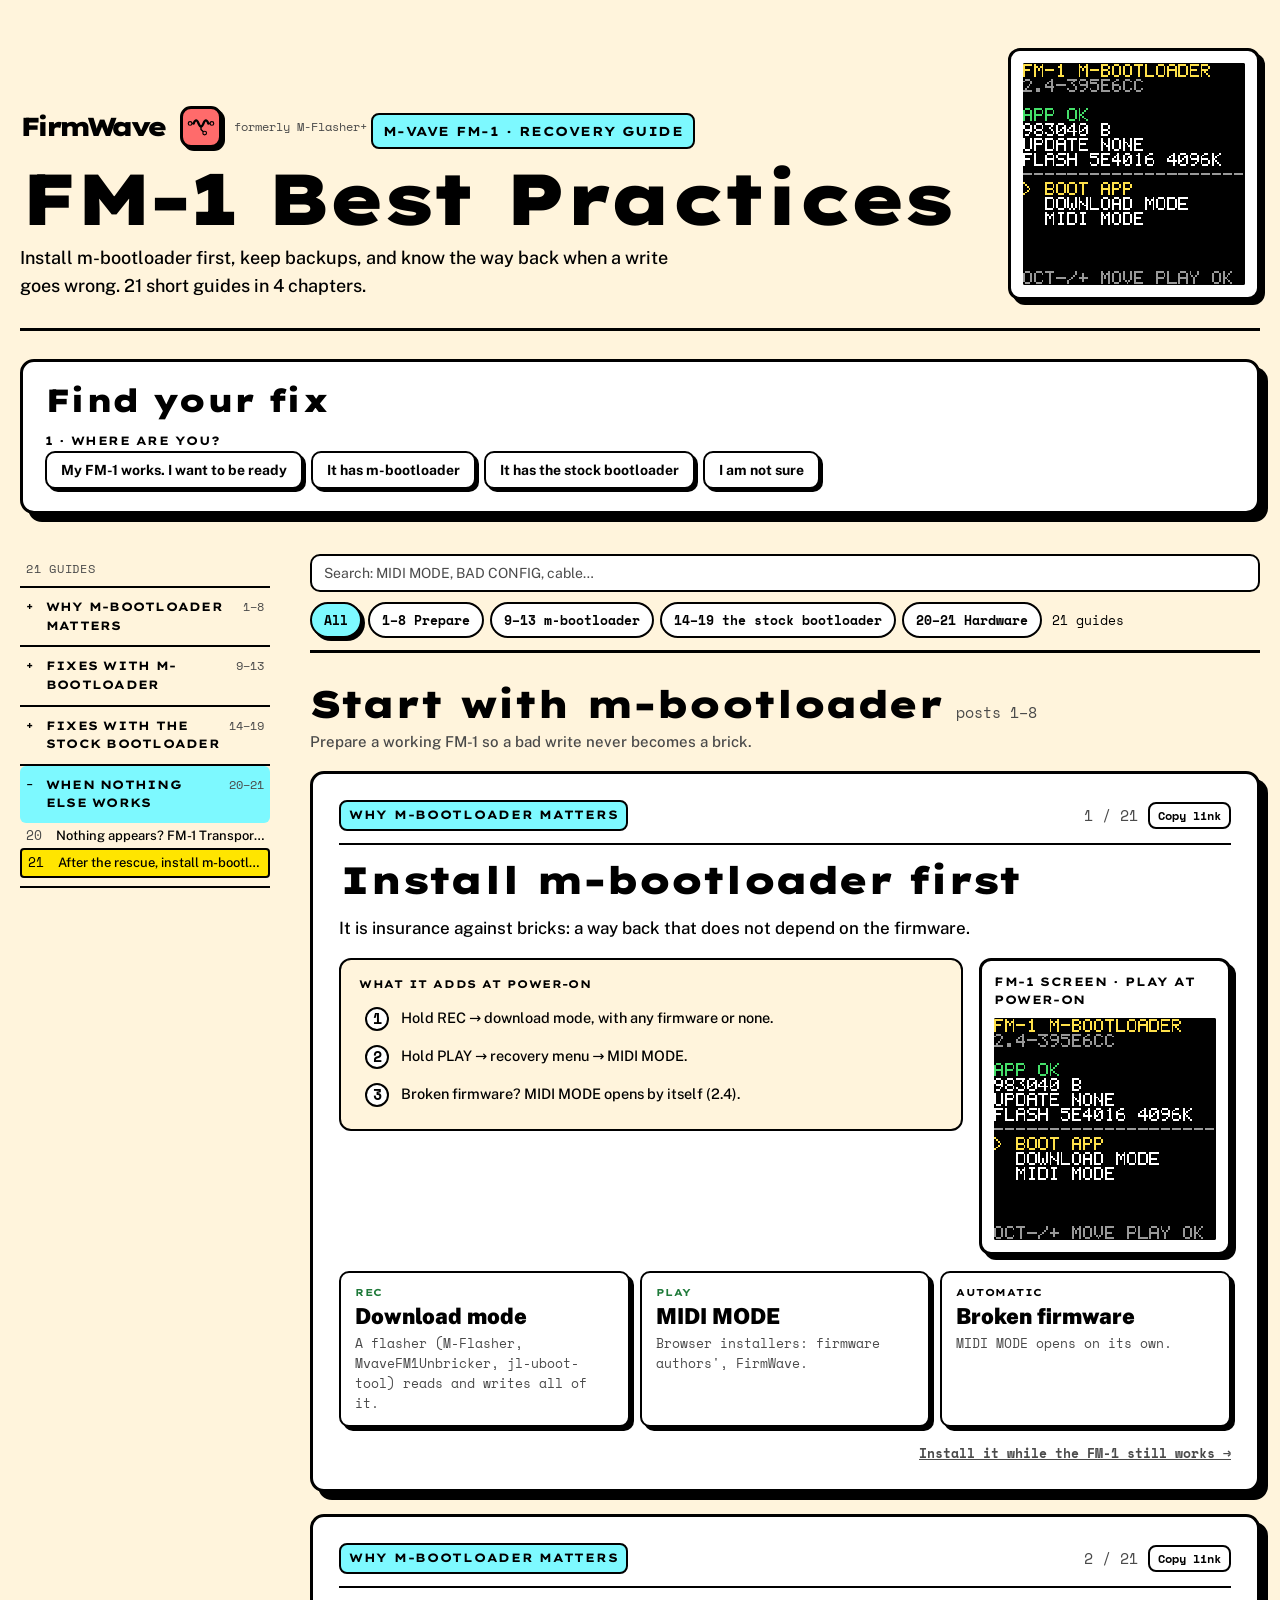
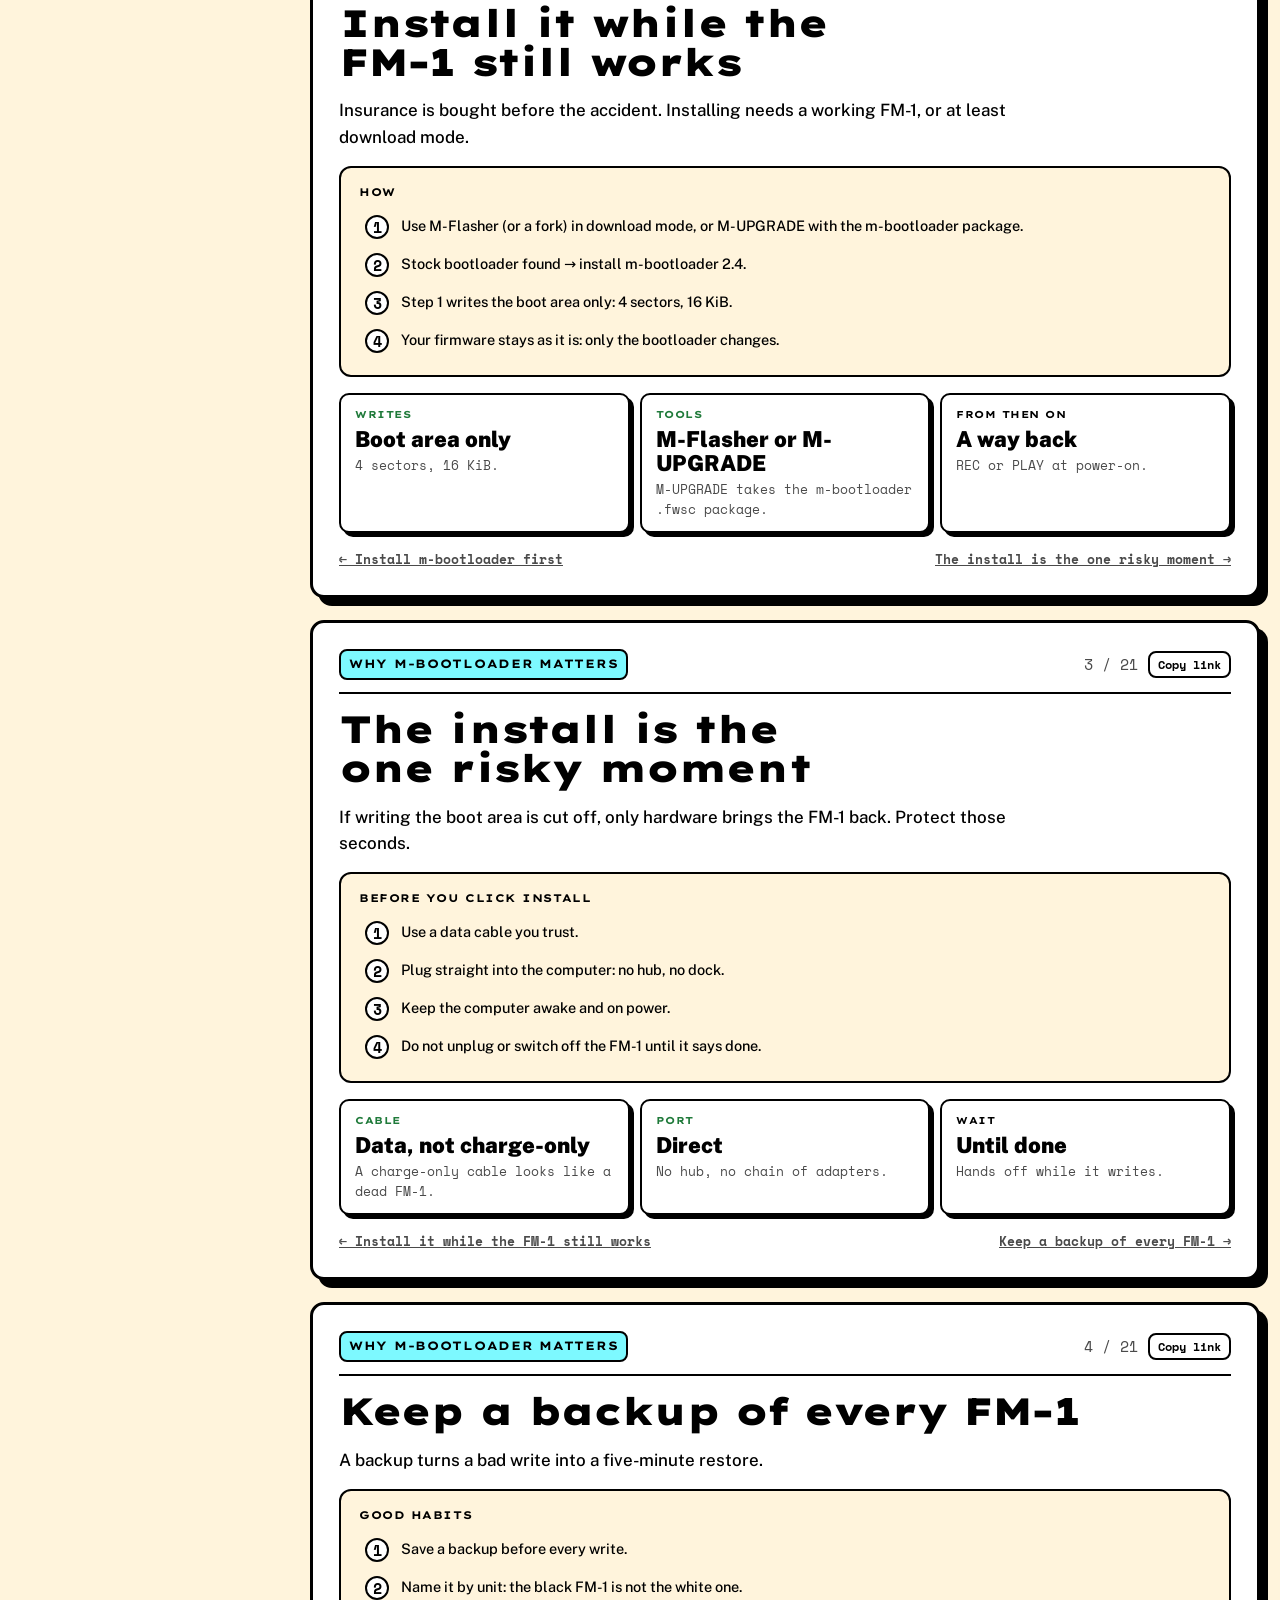
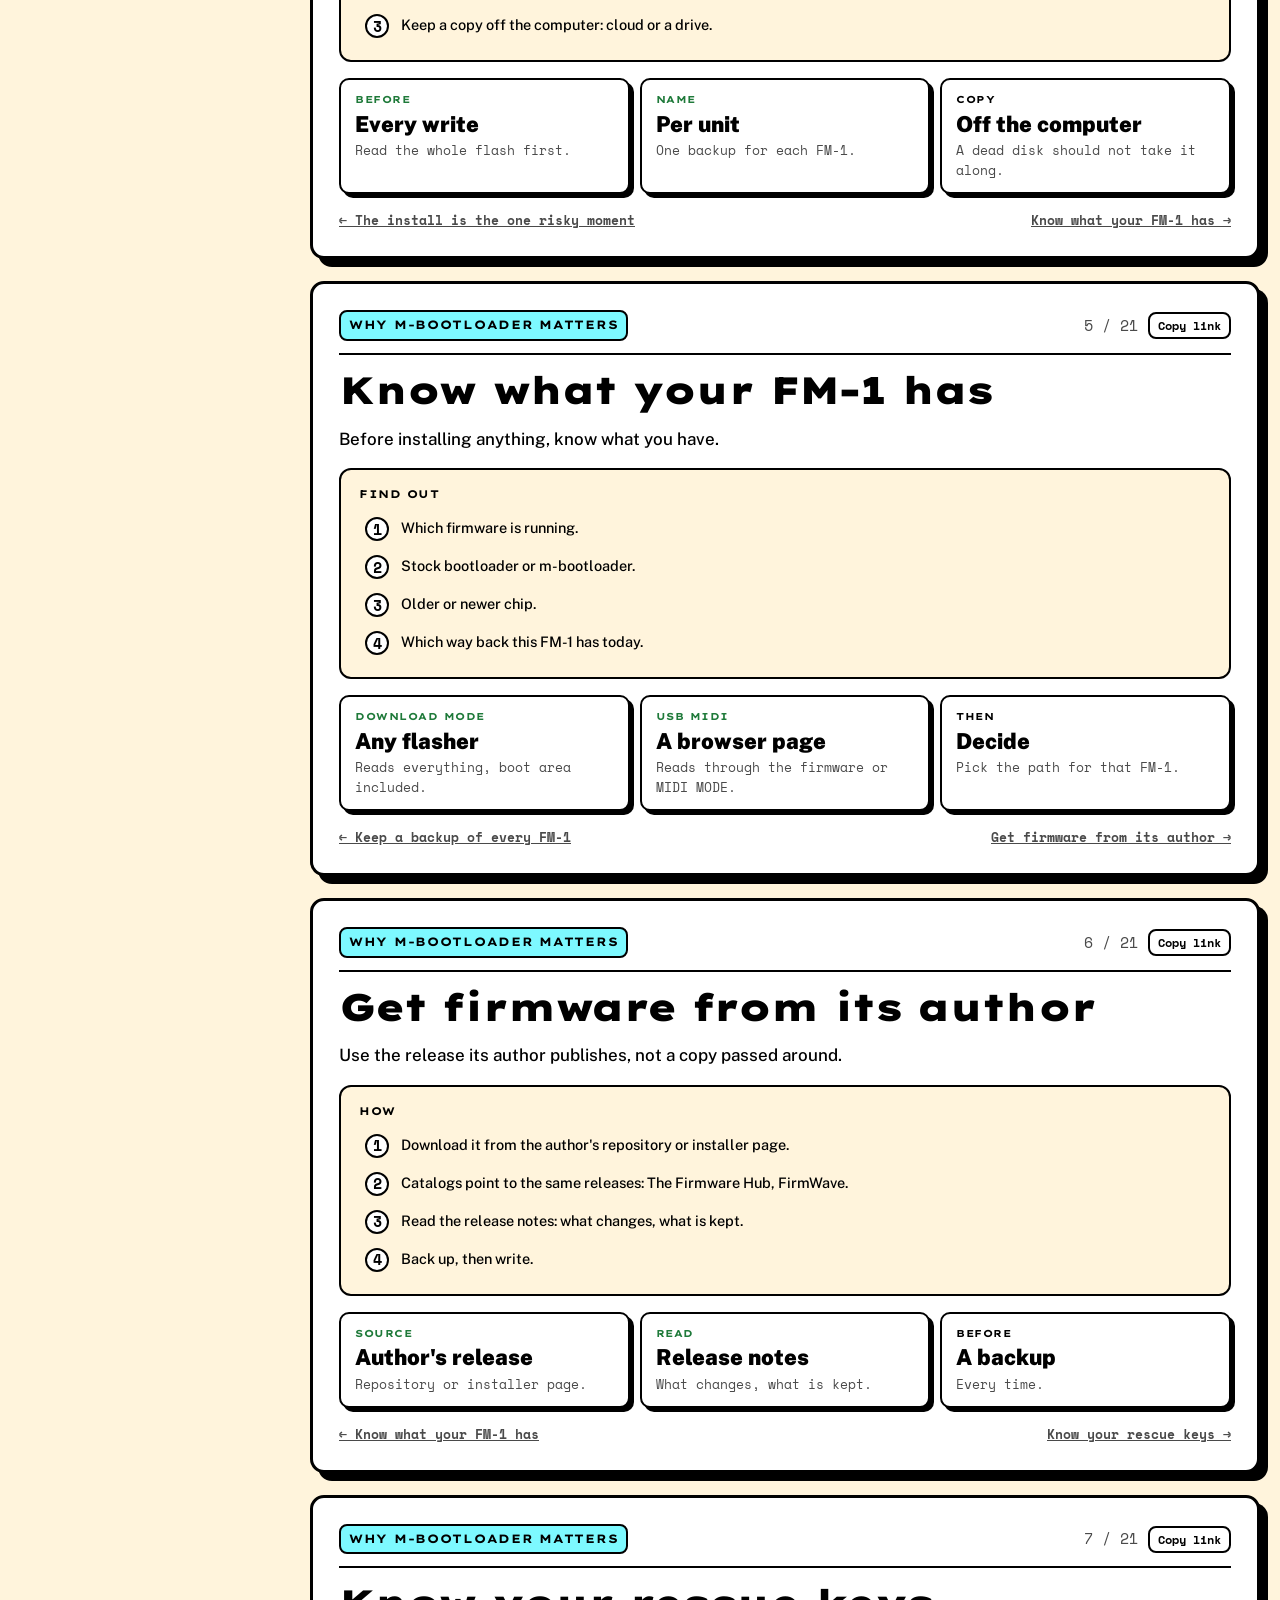
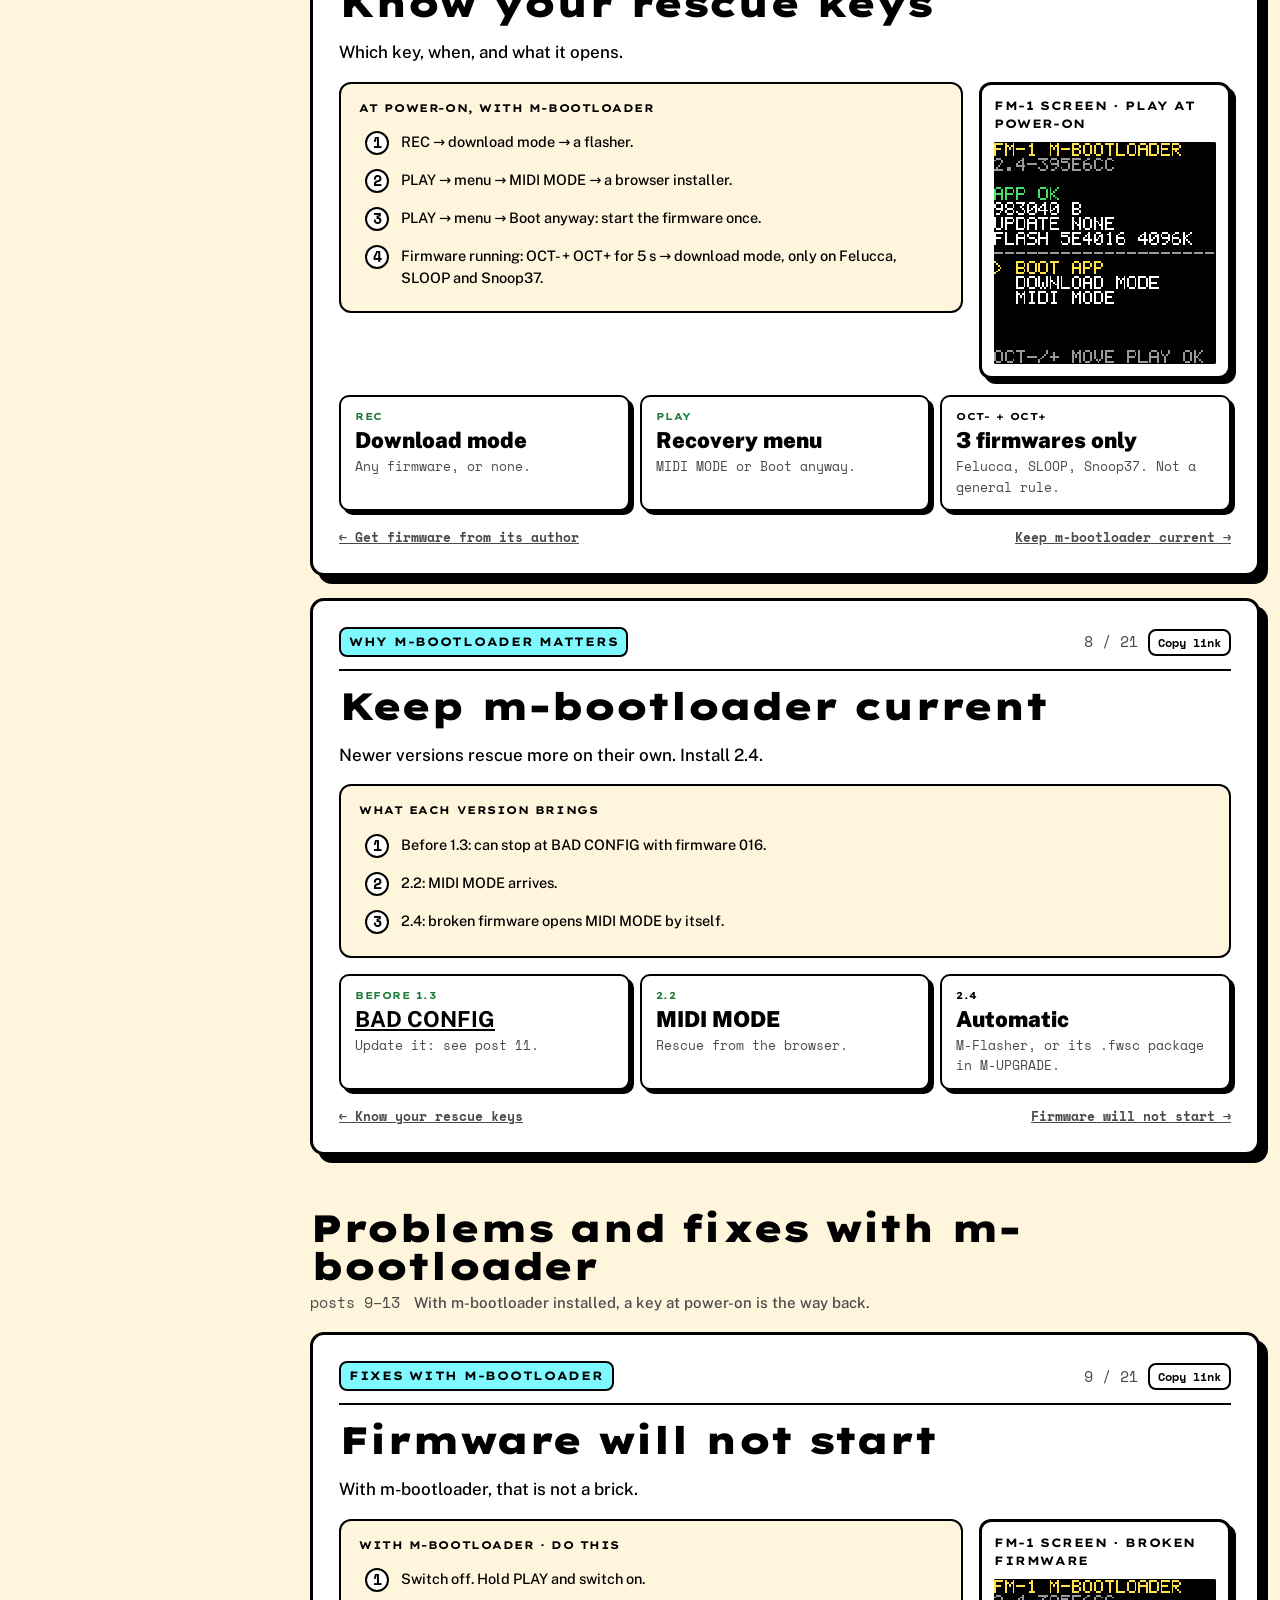
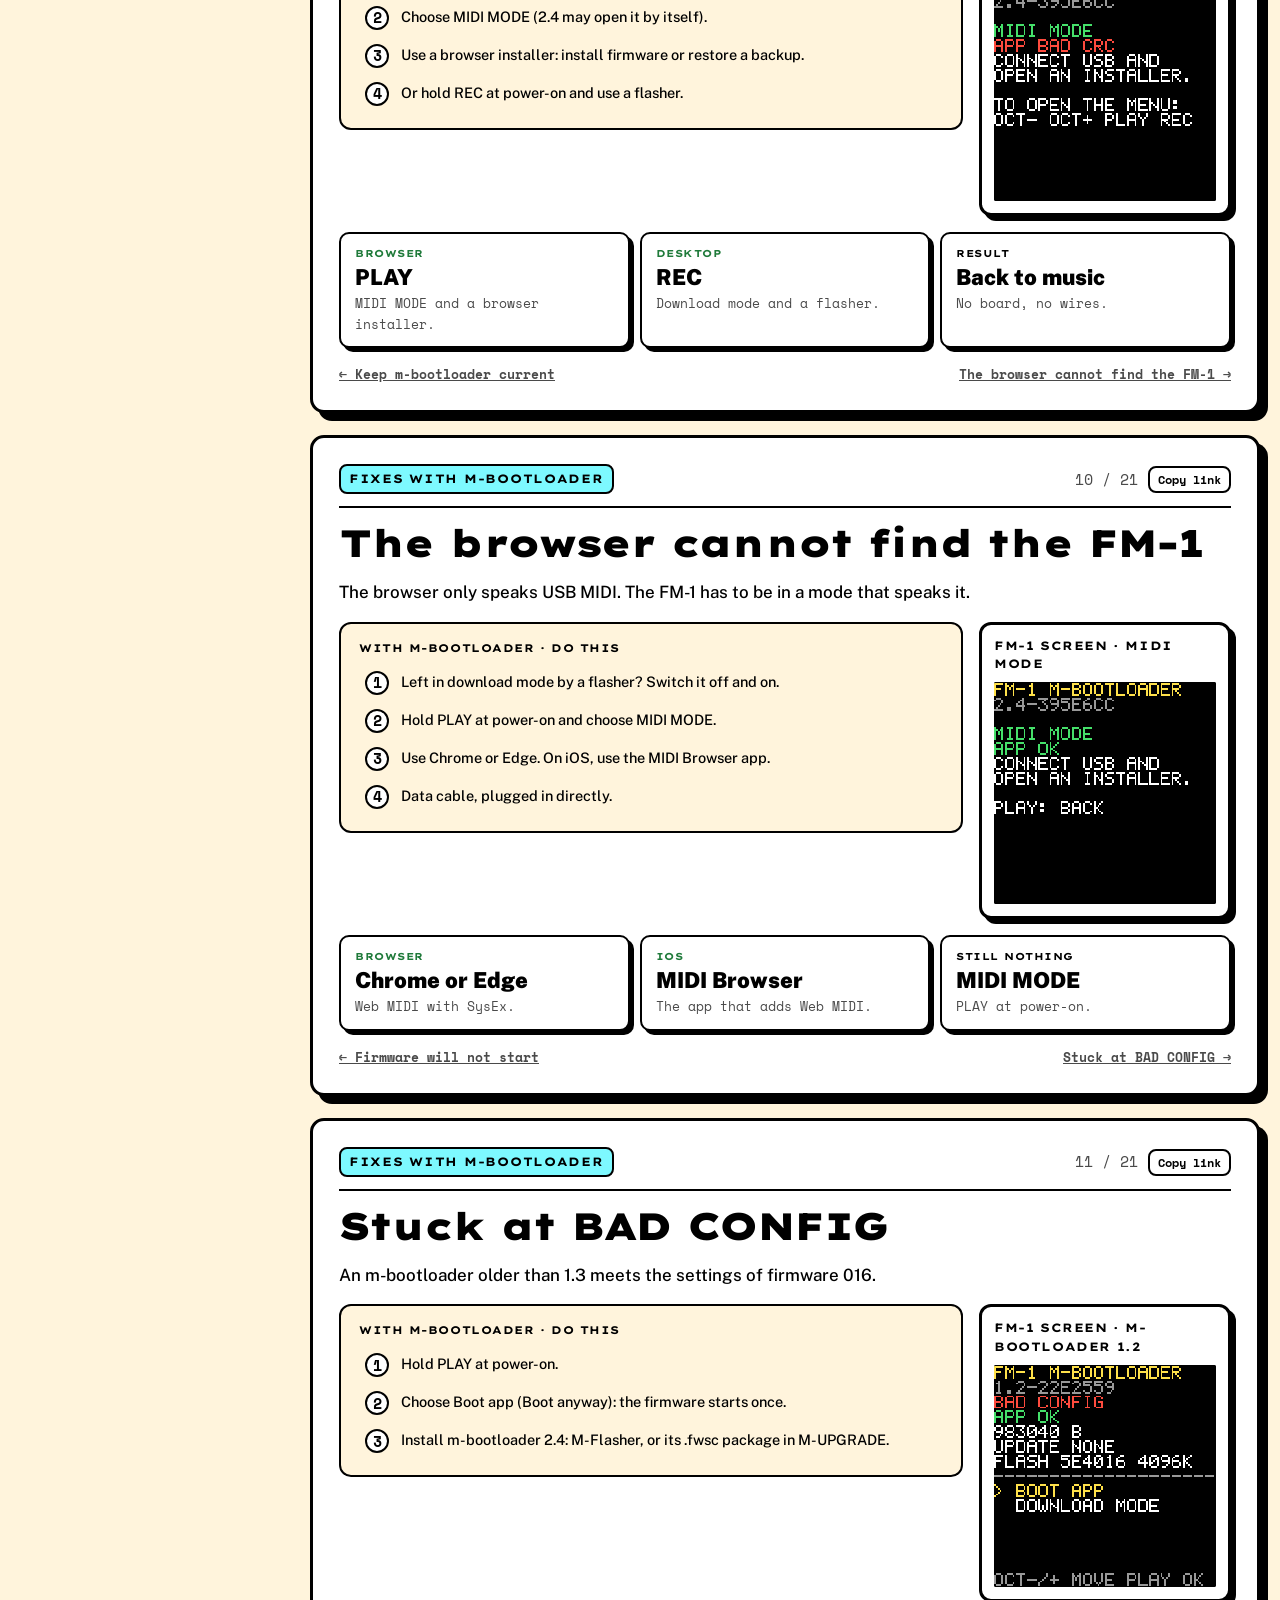
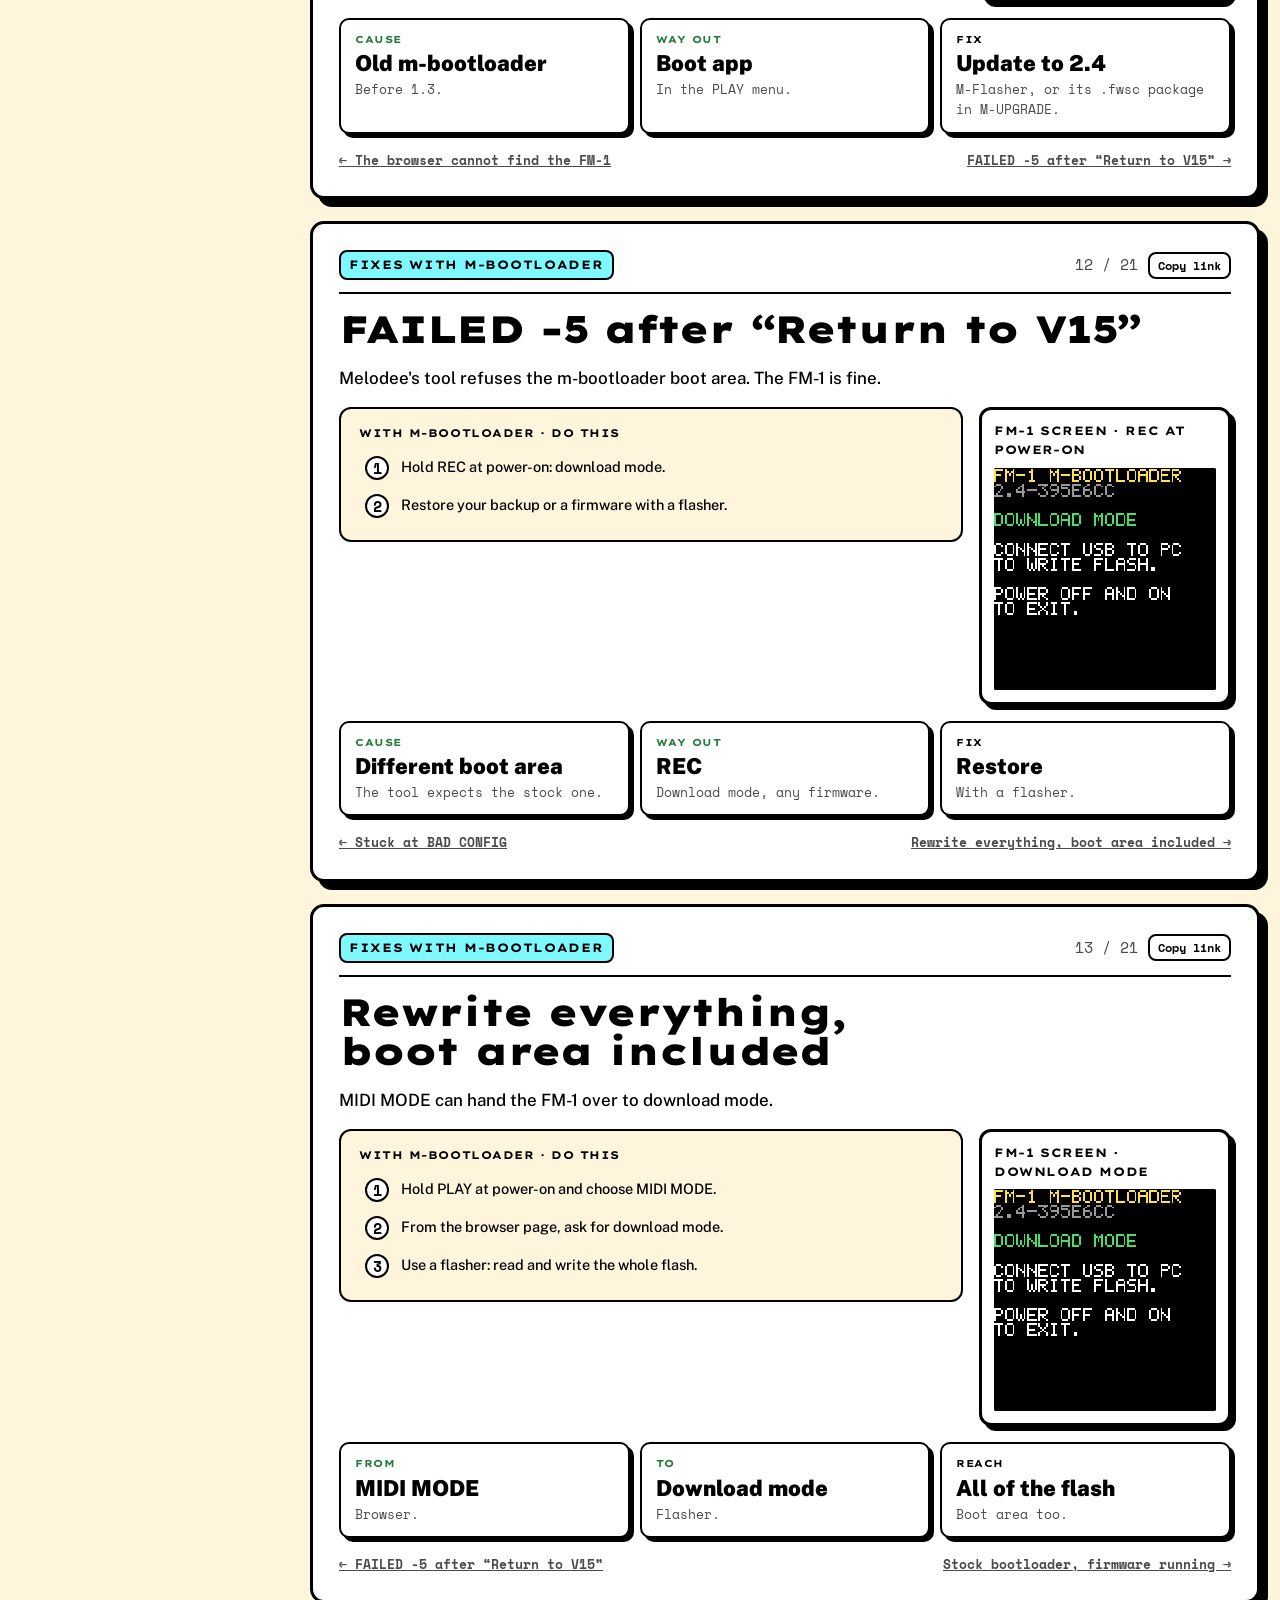
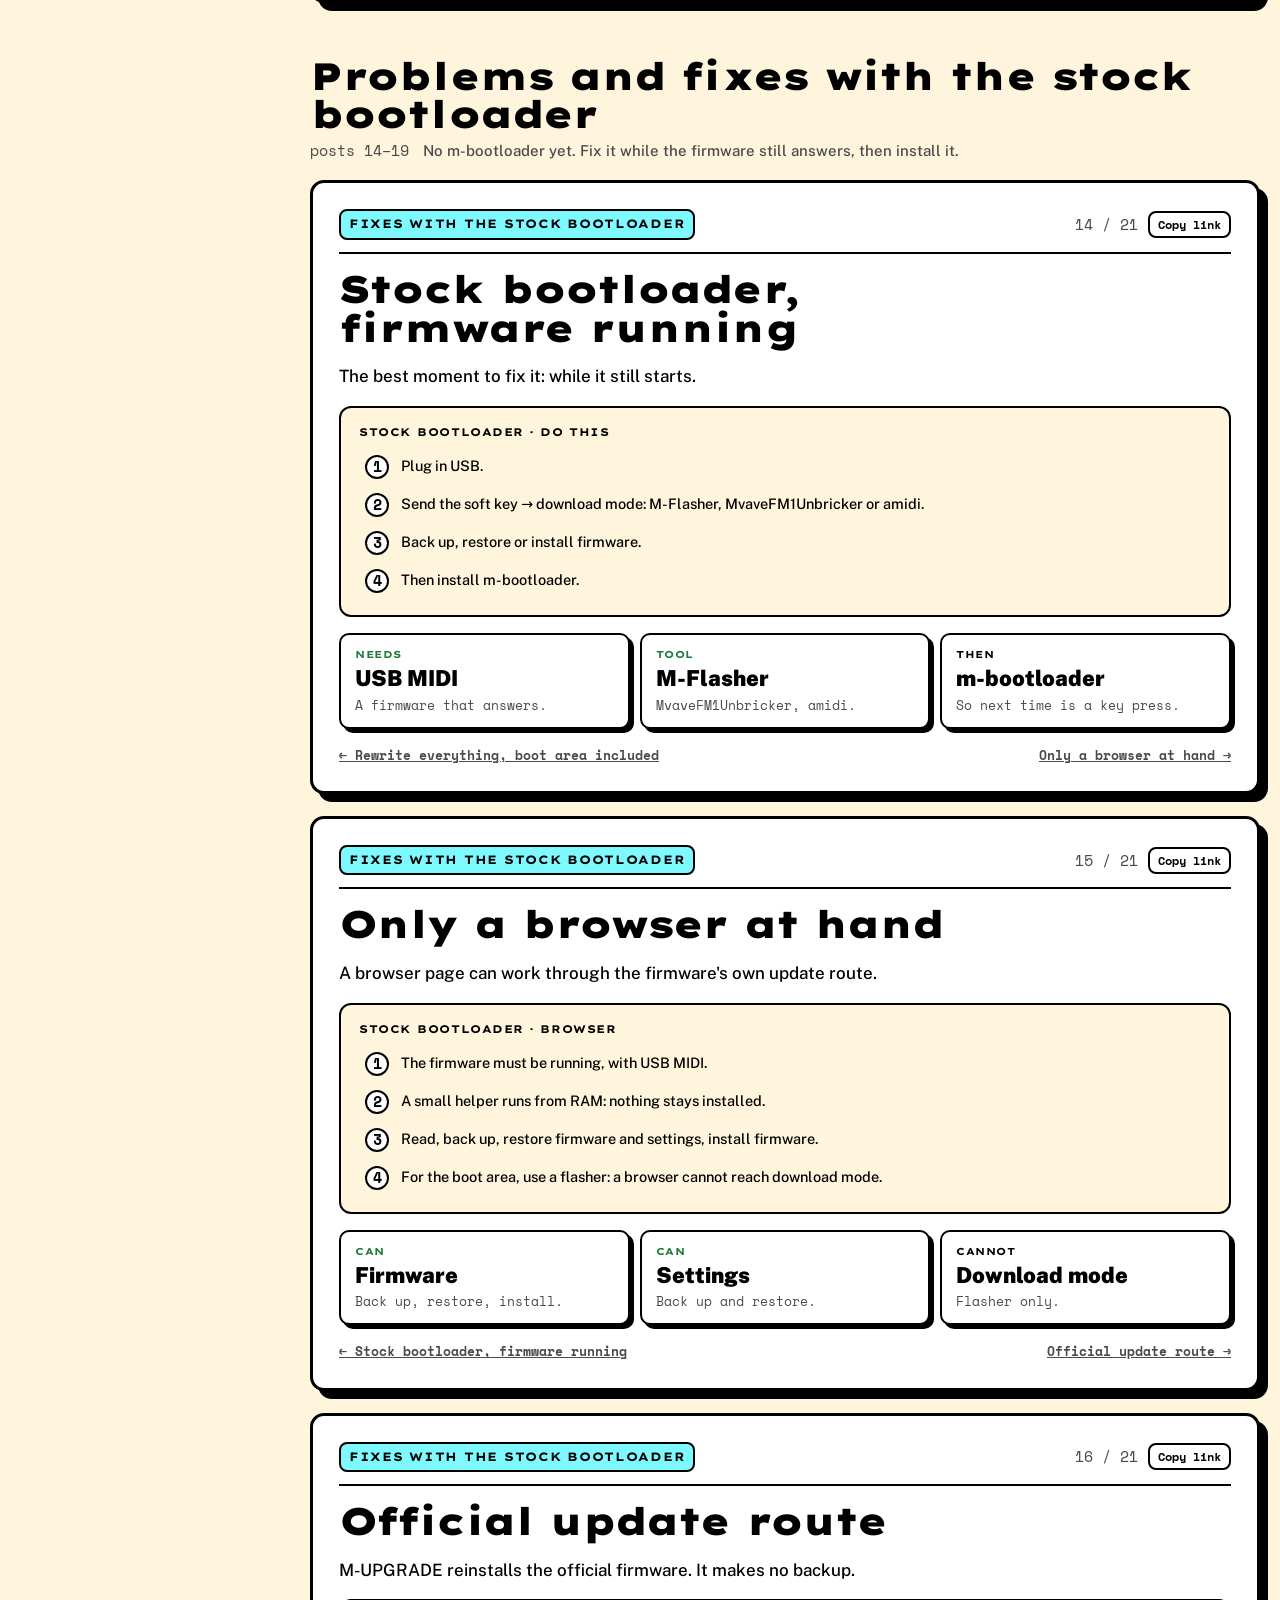
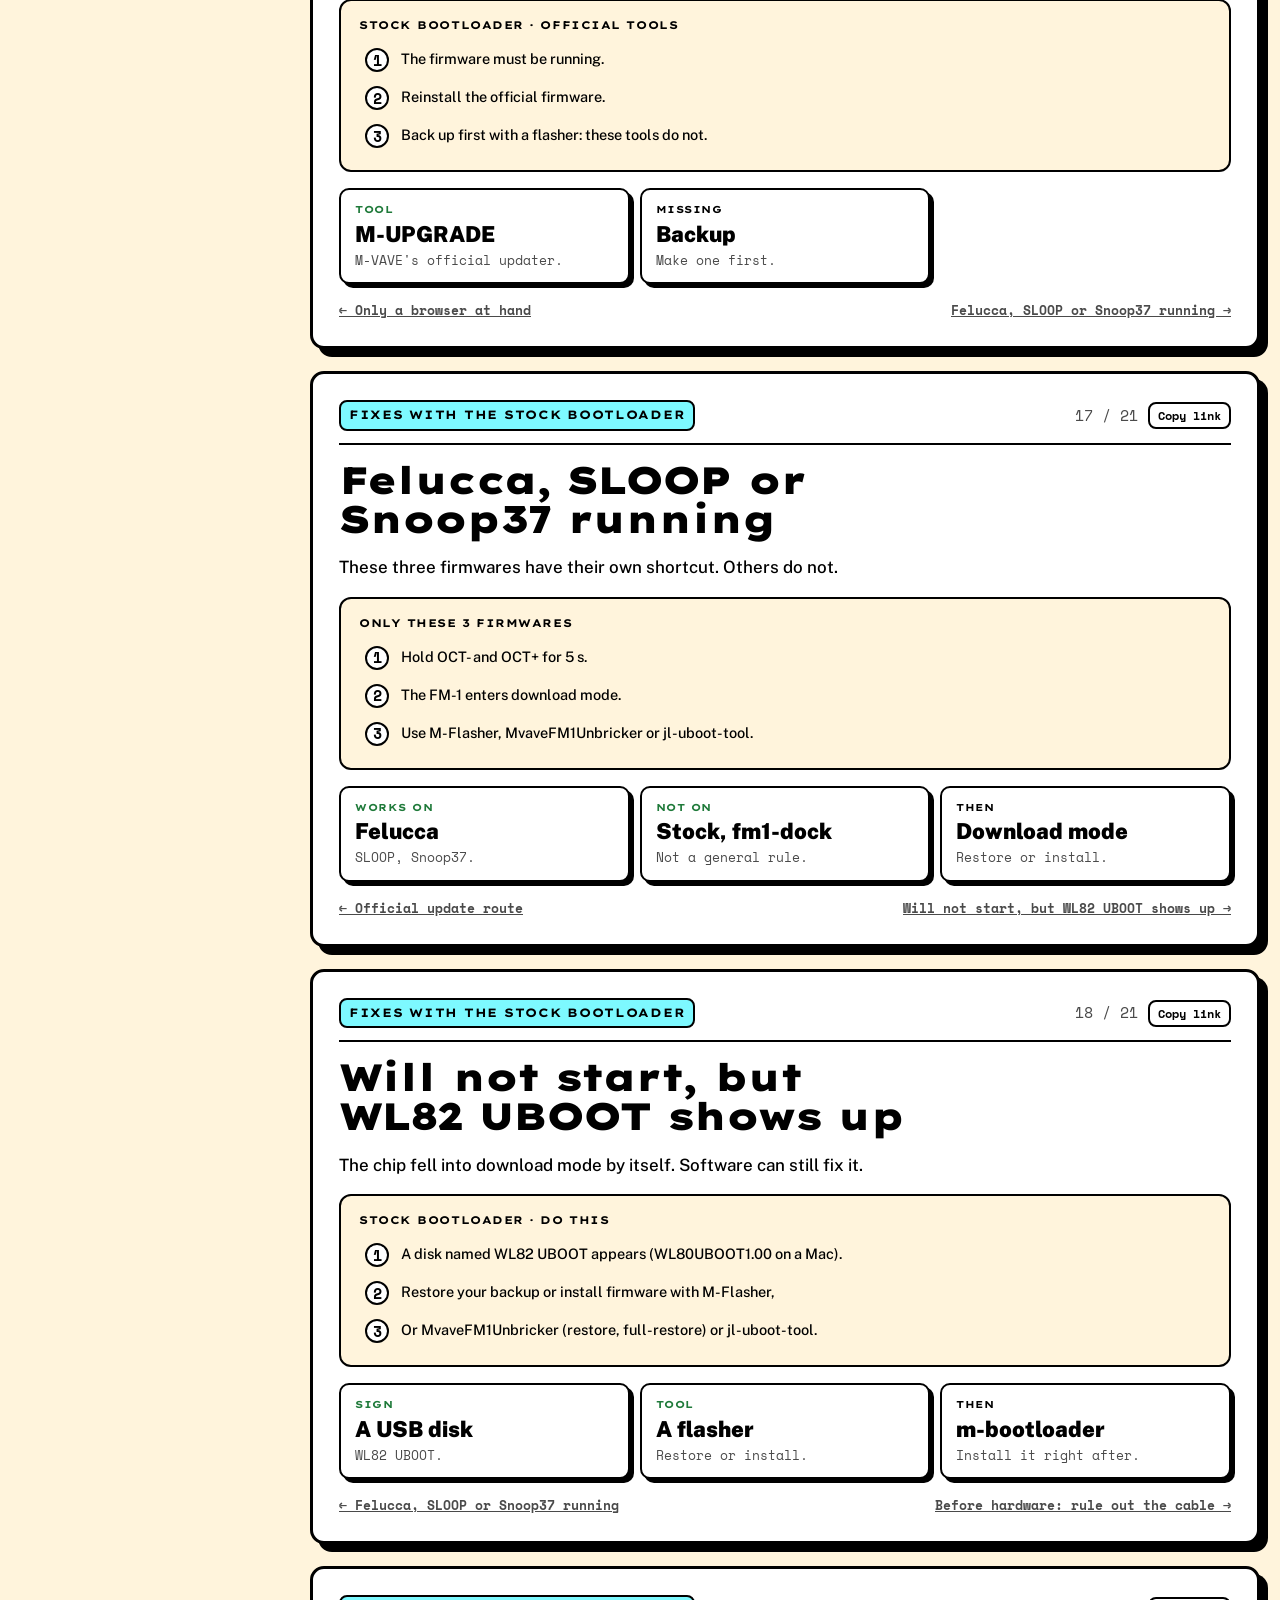
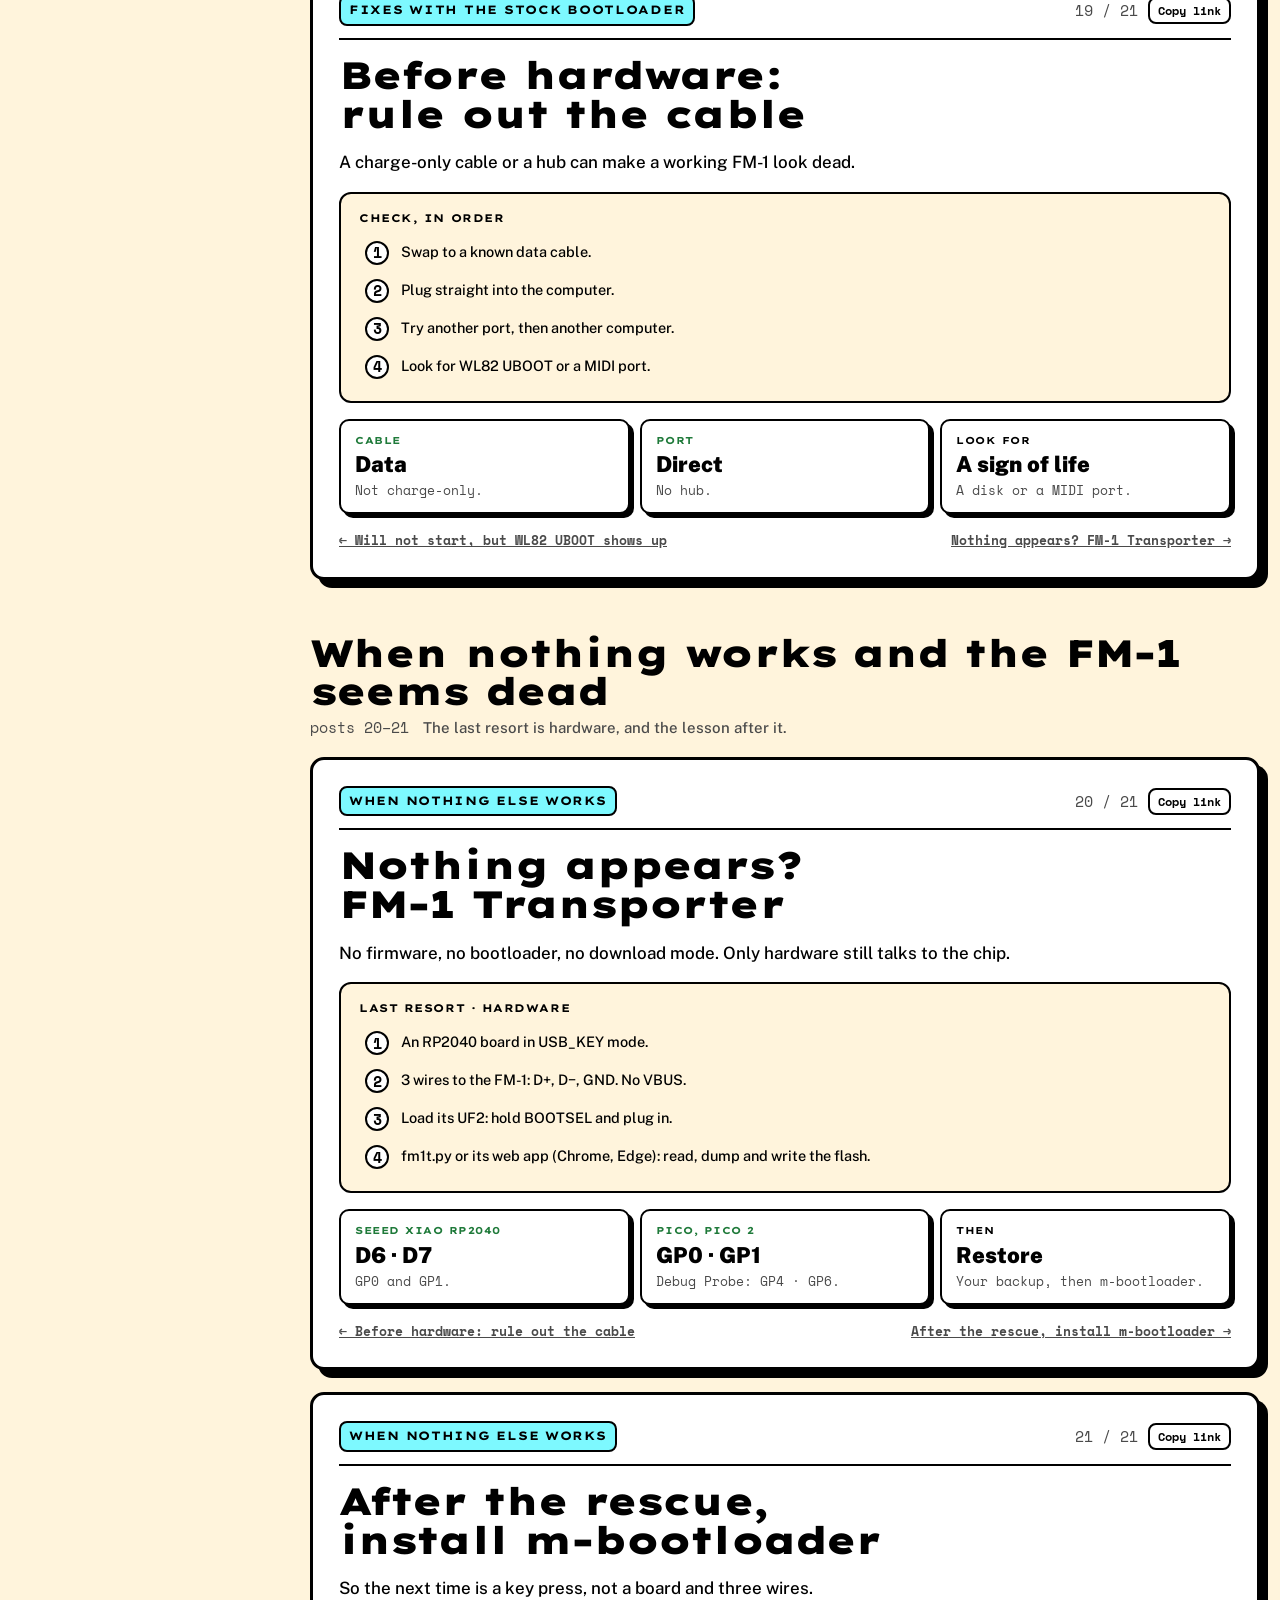
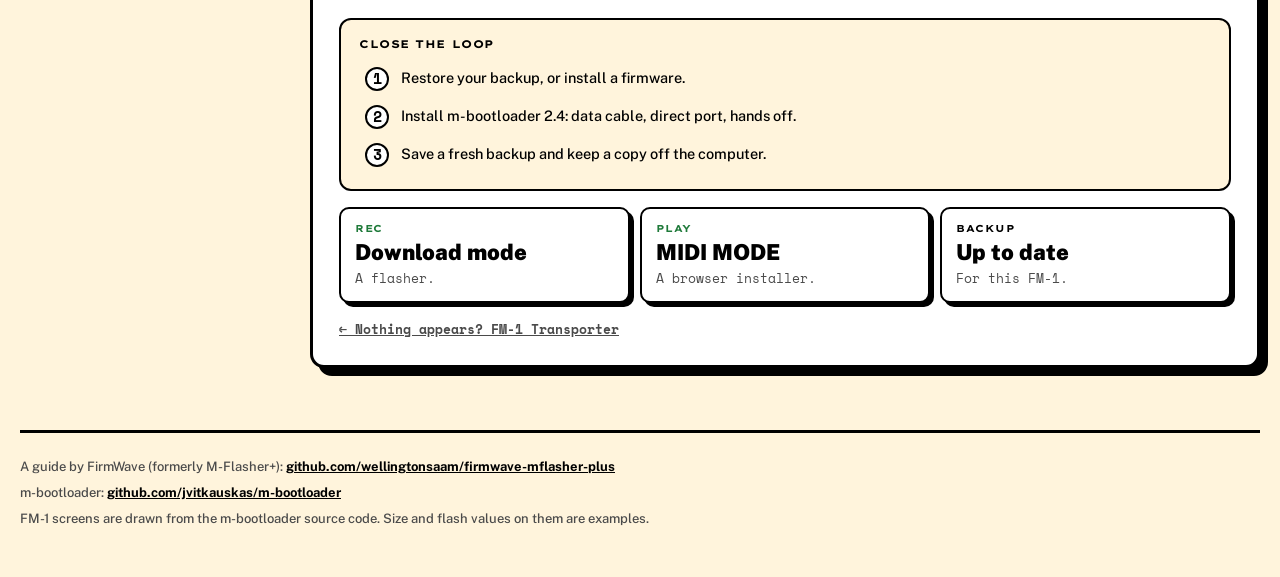
<file: best-practices/index.html>
<!doctype html>
<html lang="en">
<head>
<meta charset="utf-8">
<meta name="viewport" content="width=device-width, initial-scale=1, viewport-fit=cover">
<meta name="description" content="FM-1 recovery guide by FirmWave (formerly M-Flasher+): install m-bootloader, keep backups, and find the fix when a write goes wrong.">
<style>html{padding-top:env(safe-area-inset-top,0px);padding-bottom:env(safe-area-inset-bottom,0px)}body{margin:0}img{max-width:100%}</style>
<title>FM-1 Best Practices</title>
<link rel="preconnect" href="https://fonts.googleapis.com">
<link rel="preconnect" href="https://fonts.gstatic.com" crossorigin>
<link rel="stylesheet" href="https://fonts.googleapis.com/css2?family=Lexend+Mega:wght@700;900&family=Public+Sans:wght@500;700;900&family=Space+Mono:wght@400;700&display=swap">
</head>
<body>
<style>
/* Layout: masthead → "Find your fix" console → sticky index + 4 chapters of 21 post cards, styled like the FM-1 post series */
:root {
  --bg: #28221f;        /* post background, warm graphite */
  --panel: #312a26;     /* steps panel */
  --well: #1d1917;      /* cards and screen bezel */
  --line: #5a5060;
  --line-hi: #5d5172;
  --fg: #e9e4dc;
  --muted: #8d837b;
  --signal: #7be8bb;    /* kicker, step numbers */
  --label: #b6a2e6;     /* subtitles, panel labels */
  --warn: #ffb35c;
  --display: "Barlow Condensed", "Arial Narrow", "Roboto Condensed", sans-serif;
  --mono: "Share Tech Mono", "IBM Plex Mono", ui-monospace, Menlo, monospace;
  --body: "IBM Plex Mono", ui-monospace, Menlo, Consolas, monospace;
  color-scheme: dark;
}
* { box-sizing: border-box; }
[hidden] { display: none !important; }
html { scroll-behavior: smooth; scroll-padding-top: calc(env(safe-area-inset-top, 0px) + 72px); }
@media (prefers-reduced-motion: reduce) { html { scroll-behavior: auto; } * { transition: none !important; animation: none !important; } }
body {
  background: var(--bg); color: var(--fg);
  font-family: var(--body); font-size: 15px; line-height: 1.55;
  padding-left: max(16px, env(safe-area-inset-left, 0px));
  padding-right: max(16px, env(safe-area-inset-right, 0px));
}
a { color: var(--signal); }
a:focus-visible, button:focus-visible, input:focus-visible, label:focus-within { outline: 2px solid var(--signal); outline-offset: 2px; }
.wrap { max-width: 1240px; margin: 0 auto; }

/* Masthead */
.masthead { padding-block: 48px 28px; display: grid; gap: 18px; grid-template-columns: minmax(0, 1fr) auto; align-items: end; border-bottom: 1px solid var(--line); }
.eyebrow { font-family: var(--display); font-weight: 700; font-size: 18px; letter-spacing: .08em; text-transform: uppercase; color: var(--signal); }
h1 { font-family: var(--display); font-weight: 700; font-size: clamp(44px, 8vw, 88px); line-height: .95; margin: 6px 0 12px; text-wrap: balance; }
.lede { font-family: var(--mono); font-size: 18px; color: var(--label); max-width: 60ch; margin: 0; }
.mast-screen { width: 168px; }
@media (max-width: 640px) { .masthead { grid-template-columns: minmax(0, 1fr); } .mast-screen { display: none; } }

/* Triage console */
.triage { margin-block: 28px; background: var(--panel); border: 1px solid var(--line-hi); border-radius: 10px; padding: 22px; display: grid; gap: 16px; }
.triage h2 { font-family: var(--display); font-size: 32px; margin: 0; line-height: 1; }
.q { font-family: var(--mono); color: var(--label); font-size: 15px; letter-spacing: .04em; text-transform: uppercase; }
.choices { display: flex; flex-wrap: wrap; gap: 8px; }
.choice { font-family: var(--body); font-size: 14px; color: var(--fg); background: var(--well); border: 1px solid var(--line); border-radius: 6px; padding: 9px 14px; cursor: pointer; text-align: left; }
.choice:hover { border-color: var(--label); }
.choice[aria-pressed="true"] { border-color: var(--signal); color: var(--signal); background: #1f2b26; }
.answer { display: flex; flex-wrap: wrap; gap: 12px; align-items: center; border-top: 1px dashed var(--line); padding-top: 16px; }
.answer .num { font-family: var(--mono); color: var(--muted); }
.answer strong { font-family: var(--display); font-size: 26px; font-weight: 700; }
.go { font-family: var(--mono); font-size: 14px; color: #12201a; background: var(--signal); border: 0; border-radius: 6px; padding: 9px 14px; cursor: pointer; text-decoration: none; }
.also { font-family: var(--mono); font-size: 13px; color: var(--muted); flex-basis: 100%; }

/* Index + content */
.layout { display: grid; grid-template-columns: 250px minmax(0, 1fr); gap: 40px; align-items: start; }
.toc { position: sticky; top: calc(env(safe-area-inset-top, 0px) + 72px); max-height: calc(100vh - 96px); overflow: auto; padding-bottom: 24px; }
.toc-head { font-family: var(--mono); font-size: 12px; color: var(--muted); text-transform: uppercase; letter-spacing: .06em; padding: 18px 6px 8px; }
.toc details { border-top: 1px solid var(--line); }
.toc details:last-of-type { border-bottom: 1px solid var(--line); }
.toc summary { list-style: none; cursor: pointer; display: grid; grid-template-columns: 14px minmax(0, 1fr) auto; gap: 6px; align-items: baseline; padding: 10px 6px; font-family: var(--display); font-weight: 700; font-size: 15px; letter-spacing: .06em; text-transform: uppercase; color: var(--muted); }
.toc summary::-webkit-details-marker { display: none; }
.toc summary::before { content: "+"; font-family: var(--mono); color: var(--line-hi); }
.toc details[open] summary::before { content: "−"; }
.toc summary .rg { font-family: var(--mono); font-weight: 400; font-size: 12px; letter-spacing: 0; color: var(--line-hi); }
.toc summary:hover { color: var(--fg); }
.toc details.current summary { color: var(--signal); }
.toc details > div { padding-bottom: 8px; }
.toc a { display: grid; grid-template-columns: 26px minmax(0, 1fr); gap: 4px; padding: 4px 6px; border-radius: 4px; color: var(--muted); text-decoration: none; font-size: 13px; line-height: 1.35; }
.toc a span:last-child { white-space: nowrap; overflow: hidden; text-overflow: ellipsis; }
.toc a span:first-child { font-family: var(--mono); color: var(--line-hi); }
.toc a:hover { color: var(--fg); }
.toc a.active { color: var(--fg); background: var(--panel); }
.toc a.active span:first-child { color: var(--signal); }
.toc a.done span:first-child::after { content: " ✓"; color: var(--signal); }
main { min-width: 0; }
@media (max-width: 960px) { .layout { grid-template-columns: minmax(0, 1fr); } .toc { display: none; } .toolbar { position: static; } html { scroll-padding-top: calc(env(safe-area-inset-top, 0px) + 12px); } }
@media (max-width: 560px) {
  .masthead { padding-block: 28px 20px; }
  .lede { font-size: 16px; }
  .triage { padding: 16px; }
  .triage h2 { font-size: 28px; }
  .choice { flex: 1 1 100%; }
  .post { padding: 16px; border-radius: 10px; }
  .panel { padding: 12px; }
  .sub { font-size: 15.5px; }
  .chapter h2 { font-size: 30px; }
}

.toolbar { position: sticky; top: env(safe-area-inset-top, 0px); z-index: 5; background: var(--bg); padding-block: 12px; display: flex; flex-wrap: wrap; gap: 10px; align-items: center; border-bottom: 1px solid var(--line); }
@media (max-width: 960px) { .toolbar { position: static; } }
body::before { content: ""; position: fixed; inset: 0 0 auto; height: env(safe-area-inset-top, 0px); z-index: 10; background: var(--bg); }
.search { flex: 1 1 220px; min-width: 0; font-family: var(--body); font-size: 14px; color: var(--fg); background: var(--well); border: 1px solid var(--line); border-radius: 6px; padding: 9px 12px; }
.search::placeholder { color: var(--muted); }
.chips { display: flex; flex-wrap: wrap; gap: 6px; min-width: 0; max-width: 100%; }
.chip { flex: none; font-family: var(--mono); font-size: 13px; color: var(--muted); background: transparent; border: 1px solid var(--line); border-radius: 999px; padding: 6px 12px; cursor: pointer; }
.chip[aria-pressed="true"] { color: var(--bg); background: var(--label); border-color: var(--label); }
.count { font-family: var(--mono); font-size: 13px; color: var(--muted); }

.chapter { padding-top: 32px; }
.chapter > header { display: flex; flex-wrap: wrap; gap: 6px 14px; align-items: baseline; margin-bottom: 18px; }
.chapter h2 { font-family: var(--display); font-weight: 700; font-size: 38px; margin: 0; line-height: 1; }
.chapter .range { font-family: var(--mono); color: var(--muted); }
.chapter p.intro { flex-basis: 100%; margin: 0; color: var(--muted); max-width: 70ch; }

/* Post card, mirrors the 4:5 post */
.post { background: var(--bg); border: 1px solid var(--line); border-radius: 12px; padding: 26px; margin-bottom: 22px; display: grid; gap: 16px; transition: border-color .3s, box-shadow .3s; }
.post.flash { border-color: var(--signal); box-shadow: 0 0 0 3px #7be8bb33; }
.post-top { display: flex; flex-wrap: wrap; justify-content: space-between; gap: 12px; align-items: center; padding-bottom: 12px; border-bottom: 2px solid var(--line-hi); }
.kicker { font-family: var(--display); font-weight: 700; font-size: 17px; letter-spacing: .06em; color: var(--signal); text-transform: uppercase; }
.pager { font-family: var(--mono); color: var(--muted); display: flex; gap: 10px; align-items: center; }
.copy { font-family: var(--mono); font-size: 12px; color: var(--muted); background: none; border: 1px solid var(--line); border-radius: 4px; padding: 3px 8px; cursor: pointer; }
.copy:hover { color: var(--fg); }
.post h3 { font-family: var(--display); font-weight: 700; font-size: clamp(30px, 4.4vw, 44px); line-height: 1.02; margin: 0; text-wrap: balance; }
.sub { font-family: var(--mono); color: var(--label); font-size: 17px; margin: 0; max-width: 62ch; }
.body { display: grid; grid-template-columns: minmax(0, 1fr) auto; gap: 16px; align-items: start; }
.body.noscreen { grid-template-columns: minmax(0, 1fr); }
@media (max-width: 700px) { .body { grid-template-columns: minmax(0, 1fr); } }
.panel { background: var(--panel); border: 1px solid var(--line-hi); border-radius: 10px; padding: 16px 18px; min-width: 0; }
.plabel { font-family: var(--mono); font-size: 13px; color: var(--label); text-transform: uppercase; letter-spacing: .05em; margin-bottom: 8px; }
.steps { list-style: none; margin: 0; padding: 0; display: grid; gap: 2px; }
.step { display: grid; grid-template-columns: 26px 1fr; gap: 10px; align-items: start; padding: 6px 6px; border-radius: 6px; cursor: pointer; }
.step:hover { background: #3a322d; }
.step input { position: absolute; opacity: 0; pointer-events: none; }
.step .n { font-family: var(--mono); color: var(--signal); font-size: 15px; width: 24px; height: 24px; border: 1px solid var(--line-hi); border-radius: 50%; display: grid; place-items: center; line-height: 1; }
.step input:checked + .n { background: var(--signal); color: var(--bg); border-color: var(--signal); }
.step input:checked ~ .t { color: var(--muted); text-decoration: line-through; text-decoration-color: var(--line-hi); }
.step .t { font-size: 14.5px; }
.screen { background: var(--well); border: 1px solid var(--line); border-radius: 10px; padding: 12px; width: 252px; max-width: 100%; }
.screen canvas { display: block; width: 100%; aspect-ratio: 1; background: #000; border-radius: 2px; image-rendering: pixelated; }
.screen .plabel { font-size: 12px; }
.screen .note { font-size: 11px; color: var(--muted); margin-top: 8px; line-height: 1.4; }
@media (max-width: 700px) { .screen { width: 100%; max-width: 300px; } }
.cards { display: grid; grid-template-columns: repeat(3, minmax(0, 1fr)); gap: 10px; }
@media (max-width: 560px) { .cards { grid-template-columns: 1fr; } }
.card { background: var(--well); border: 1px solid var(--line); border-radius: 8px; padding: 12px 14px; min-width: 0; }
.card .cl { font-family: var(--mono); font-size: 12px; color: var(--signal); text-transform: uppercase; letter-spacing: .05em; }
.card:last-child .cl { color: var(--label); }
.card .ct { font-family: var(--display); font-weight: 700; font-size: 22px; line-height: 1.1; margin: 4px 0; }
.card .cd { font-family: var(--mono); font-size: 13px; color: var(--muted); }
.post-foot { display: flex; justify-content: space-between; gap: 10px; flex-wrap: wrap; font-family: var(--mono); font-size: 13px; color: var(--muted); }
.post-foot a { color: var(--muted); }
.post-foot a:hover { color: var(--fg); }
.empty { padding: 40px 0; color: var(--muted); font-family: var(--mono); }
.nowbar { position: fixed; left: 0; right: 0; bottom: 0; z-index: 8; display: grid; grid-template-columns: 44px minmax(0, 1fr) 44px; gap: 8px; align-items: center;
  background: var(--well); border-top: 1px solid var(--line-hi);
  padding: 8px max(12px, env(safe-area-inset-right, 0px)) calc(8px + env(safe-area-inset-bottom, 0px)) max(12px, env(safe-area-inset-left, 0px)); }
.nowbar button { height: 40px; font-family: var(--mono); font-size: 20px; color: var(--fg); background: var(--panel); border: 1px solid var(--line); border-radius: 8px; cursor: pointer; }
.nowbar button:disabled { opacity: .35; cursor: default; }
.nowbar a { min-width: 0; text-decoration: none; display: grid; line-height: 1.25; }
.nowbar .nk { font-family: var(--mono); font-size: 11px; color: var(--signal); text-transform: uppercase; letter-spacing: .05em; white-space: nowrap; overflow: hidden; text-overflow: ellipsis; }
.nowbar .nt { font-family: var(--display); font-weight: 700; font-size: 19px; color: var(--fg); white-space: nowrap; overflow: hidden; text-overflow: ellipsis; }
@media (min-width: 961px) { .nowbar { display: none; } }
@media (max-width: 960px) { body.has-now { padding-bottom: calc(72px + env(safe-area-inset-bottom, 0px)); } }
.pagefoot { margin-top: 40px; padding-block: 24px 48px; border-top: 1px solid var(--line); color: var(--muted); font-size: 13px; display: grid; gap: 6px; }

/* ===== FirmWave · Neo Brutalism, Option A ===== */
:root {
  --bg: #FFF4DC; --panel: #FFFFFF; --well: #FFFFFF; --line: #000; --line-hi: #000;
  --fg: #000; --muted: #4A4A4A; --signal: #1F7A3A; --label: #000; --warn: #C23A00;
  --display: "Lexend Mega", "Public Sans", sans-serif;
  --mono: "Space Mono", ui-monospace, Menlo, monospace;
  --body: "Public Sans", system-ui, sans-serif;
  color-scheme: light;
}
body { font-weight: 500; }
a { color: #000; font-weight: 700; }
a:focus-visible, button:focus-visible, input:focus-visible, label:focus-within { outline: 3px solid #000; }
.fwbrand { display: inline-flex; align-items: center; gap: 12px; flex-wrap: wrap; text-decoration: none; margin-bottom: 10px; }
.fwname { font-family: "Lexend Mega", sans-serif; font-weight: 900; font-size: 26px; letter-spacing: -0.2em; padding-right: .2em; color: #000; }
.fwicon { width: 42px; height: 42px; background: #FF6B6B; border: 3px solid #000; border-radius: 11px; box-shadow: 3px 3px 0 #000; display: grid; place-items: center; }
.fwicon svg { width: 28px; height: 20px; }
.fwformer { font-family: var(--mono); font-weight: 400; font-size: 12px; color: var(--muted); }
.masthead { border-bottom: 3px solid #000; }
.eyebrow { font-family: var(--display); font-size: 13px; letter-spacing: .04em; color: #000; background: #7DF9FF; border: 2px solid #000; border-radius: 8px; padding: 6px 10px; display: inline-block; }
h1 { font-family: var(--display); font-weight: 900; letter-spacing: -0.06em; font-size: clamp(36px, 6.4vw, 72px); }
.lede { font-family: var(--body); color: #000; }
.mast-screen.screen { background: #fff; }
.screen { background: #fff; border: 3px solid #000; border-radius: 12px; box-shadow: 5px 5px 0 #000; }
.triage { background: #fff; border: 3px solid #000; border-radius: 14px; box-shadow: 8px 8px 0 #000; }
.triage h2 { font-family: var(--display); font-weight: 900; letter-spacing: -0.05em; }
.q { font-family: var(--display); font-weight: 700; font-size: 12px; color: #000; }
.choice { background: #fff; color: #000; border: 2px solid #000; border-radius: 10px; box-shadow: 3px 3px 0 #000; font-weight: 700; }
.choice:hover { border-color: #000; transform: translate(1px,1px); box-shadow: 2px 2px 0 #000; }
.choice[aria-pressed="true"] { background: #7DF9FF; color: #000; border-color: #000; }
.answer { border-top: 2px dashed #000; }
.answer strong { font-family: var(--display); font-weight: 900; letter-spacing: -0.04em; }
.go { background: #FFE500; color: #000; border: 3px solid #000; border-radius: 10px; box-shadow: 4px 4px 0 #000; font-family: var(--body); font-weight: 900; }
.toc details { border-top: 2px solid #000; } .toc details:last-of-type { border-bottom: 2px solid #000; }
.toc summary { font-family: var(--display); font-size: 12px; letter-spacing: .02em; color: #000; }
.toc summary::before { color: #000; }
.toc summary .rg, .toc a span:first-child { color: var(--muted); }
.toc details.current summary { color: #000; background: #7DF9FF; border-radius: 6px; }
.toc a { color: #000; font-weight: 500; }
.toc a.active { background: #FFE500; border: 2px solid #000; }
.toc a.active span:first-child, .toc a.done span:first-child::after { color: #000; }
.toolbar { border-bottom: 3px solid #000; }
.search { background: #fff; color: #000; border: 2px solid #000; border-radius: 10px; }
.chip { color: #000; border: 2px solid #000; background: #fff; font-weight: 700; }
.chip[aria-pressed="true"] { color: #000; background: #7DF9FF; border-color: #000; box-shadow: 3px 3px 0 #000; }
.count { color: #000; }
.chapter h2 { font-family: var(--display); font-weight: 900; letter-spacing: -0.05em; }
.chapter .range { color: var(--muted); }
.post { background: #fff; border: 3px solid #000; border-radius: 14px; box-shadow: 8px 8px 0 #000; }
.post.flash { border-color: #000; box-shadow: 8px 8px 0 #FFE500, 0 0 0 3px #FFE500; }
.post-top { border-bottom: 2px solid #000; }
.kicker { font-family: var(--display); font-size: 12px; color: #000; background: #7DF9FF; border: 2px solid #000; border-radius: 8px; padding: 4px 8px; }
.copy { background: #fff; border: 2px solid #000; color: #000; border-radius: 8px; font-weight: 700; }
.post h3 { font-family: var(--display); font-weight: 900; letter-spacing: -0.05em; font-size: clamp(26px, 3.6vw, 38px); }
.sub { font-family: var(--body); color: #000; font-weight: 500; }
.panel { background: #FFF4DC; border: 2px solid #000; border-radius: 12px; }
.plabel { font-family: var(--display); font-weight: 700; font-size: 11px; color: #000; }
.step:hover { background: #FFE500; }
.step .n { color: #000; border: 2px solid #000; background: #fff; font-weight: 700; }
.step input:checked + .n { background: #90EE90; color: #000; border-color: #000; }
.step input:checked ~ .t { color: var(--muted); text-decoration-color: #000; }
.card { background: #fff; border: 2px solid #000; border-radius: 10px; box-shadow: 4px 4px 0 #000; }
.card .cl { font-family: var(--display); font-weight: 700; font-size: 10px; color: #1F7A3A; }
.card:last-child .cl { color: #000; }
.card .ct { font-family: var(--body); font-weight: 900; }
.card .cd { color: var(--muted); }
.post-foot, .post-foot a { color: var(--muted); }
.nowbar { background: #fff; border-top: 3px solid #000; }
.nowbar button { background: #FFE500; border: 2px solid #000; color: #000; }
.nowbar .nk { color: #1F7A3A; font-family: var(--display); }
.nowbar .nt { font-family: var(--body); font-weight: 900; color: #000; }
.pagefoot { border-top: 3px solid #000; color: var(--muted); }
body::before { background: var(--bg); }
</style>

<div class="wrap">
  <header class="masthead">
    <div>
      <a class="fwbrand" href="https://github.com/wellingtonsaam/firmwave-mflasher-plus"><span class="fwname">FirmWave</span><span class="fwicon" aria-hidden="true"><svg viewBox="22 48 122 82" fill="none"><path d="M51 73.5H35.5M115 73.5H130.5M83 85.5V99.5L99 115.5" stroke-width="6" stroke="#000" stroke-linecap="round" stroke-linejoin="round"/><circle cx="35.5" cy="73.5" r="8" fill="#FF6B6B" stroke-width="5" stroke="#000"/><circle cx="130.5" cy="73.5" r="8" fill="#FF6B6B" stroke-width="5" stroke="#000"/><circle cx="99" cy="115.5" r="8" fill="#FF6B6B" stroke-width="5" stroke="#000"/><path d="M51 73.5C58.1 56.2 65.2 56.2 72.3 73.5C79.4 90.8 86.6 90.8 93.7 73.5C100.8 56.2 107.9 56.2 115 73.5" stroke-width="10" stroke="#000" stroke-linecap="round"/></svg></span><span class="fwformer">formerly M-Flasher+</span></a>
      <div class="eyebrow">M-VAVE FM-1 · recovery guide</div>
      <h1>FM-1 Best Practices</h1>
      <p class="lede">Install m-bootloader first, keep backups, and know the way back when a write goes wrong. 21 short guides in 4 chapters.</p>
    </div>
    <div class="mast-screen screen" aria-hidden="true"><canvas data-screen="menu" width="480" height="480"></canvas></div>
  </header>

  <section class="triage" aria-labelledby="triage-h">
    <h2 id="triage-h">Find your fix</h2>
    <div>
      <div class="q" id="q1">1 · Where are you?</div>
      <div class="choices" id="c1" role="group" aria-labelledby="q1"></div>
    </div>
    <div id="step2" hidden>
      <div class="q" id="q2">2 · What do you see?</div>
      <div class="choices" id="c2" role="group" aria-labelledby="q2"></div>
    </div>
    <div class="answer" id="answer" hidden></div>
  </section>

  <div class="layout">
    <nav class="toc" id="toc" aria-label="All guides"></nav>
    <main>
      <div class="toolbar">
        <input class="search" id="search" type="search" placeholder="Search: MIDI MODE, BAD CONFIG, cable…" aria-label="Search the guides">
        <div class="chips" id="chips" role="group" aria-label="Chapters"></div>
        <span class="count" id="count"></span>
      </div>
      <div id="content"></div>
      <div class="empty" id="empty" hidden>No guide matches that search. Try a key name (PLAY, REC) or a screen message.</div>
    </main>
  </div>

  <nav class="nowbar" id="nowbar" aria-label="Current guide" hidden>
    <button type="button" id="nowprev" aria-label="Previous guide">‹</button>
    <a id="nowlink" href="#post-1"><span class="nk" id="nowk"></span><span class="nt" id="nowt"></span></a>
    <button type="button" id="nownext" aria-label="Next guide">›</button>
  </nav>

  <footer class="pagefoot">
    <div>A guide by FirmWave (formerly M-Flasher+): <a href="https://github.com/wellingtonsaam/firmwave-mflasher-plus" target="_blank" rel="noopener">github.com/wellingtonsaam/firmwave-mflasher-plus</a></div>
    <div>m-bootloader: <a href="https://github.com/jvitkauskas/m-bootloader" target="_blank" rel="noopener">github.com/jvitkauskas/m-bootloader</a></div>
    <div>FM-1 screens are drawn from the m-bootloader source code. Size and flash values on them are examples.</div>
  </footer>
</div>

<script>
const GLYPHS = {" ":[0,0,0,0,0],"-":[8,8,8,8,8],".":[0,96,96,0,0],"/":[96,16,8,4,3],":":[0,54,54,0,0],"<":[0,8,20,34,65],">":[65,34,20,8,0],"+":[8,8,62,8,8],"?":[2,1,81,9,6],"0":[62,81,73,69,62],"1":[0,66,127,64,0],"2":[66,97,81,73,70],"3":[33,65,69,75,49],"4":[24,20,18,127,16],"5":[39,69,69,69,57],"6":[60,74,73,73,48],"7":[1,113,9,5,3],"8":[54,73,73,73,54],"9":[6,73,73,41,30],"A":[126,9,9,9,126],"B":[127,73,73,73,54],"C":[62,65,65,65,34],"D":[127,65,65,65,62],"E":[127,73,73,73,65],"F":[127,9,9,9,1],"G":[62,65,73,73,122],"H":[127,8,8,8,127],"I":[0,65,127,65,0],"J":[32,64,65,63,1],"K":[127,8,20,34,65],"L":[127,64,64,64,64],"M":[127,2,12,2,127],"N":[127,4,8,16,127],"O":[62,65,65,65,62],"P":[127,9,9,9,6],"Q":[62,65,81,33,94],"R":[127,9,25,41,70],"S":[70,73,73,73,49],"T":[1,1,127,1,1],"U":[63,64,64,64,63],"V":[31,32,64,32,31],"W":[63,64,56,64,63],"X":[99,20,8,20,99],"Y":[3,4,120,4,3],"Z":[97,81,73,69,67]};
const COLORS = { Y: "#ffe14a", G: "#999999", N: "#45e06a", W: "#ffffff", R: "#ff4b3e" };
const HEAD = [[0, "Y", "FM-1 M-BOOTLOADER"], [1, "G", "2.4-395E6CC"]];
const SCREENS = {
  menu: [...HEAD, [3,"N","APP OK"],[4,"W","983040 B"],[5,"W","UPDATE NONE"],[6,"W","FLASH 5E4016 4096K"],[7,"G","--------------------"],[8,"Y","> BOOT APP"],[9,"W","  DOWNLOAD MODE"],[10,"W","  MIDI MODE"],[14,"G","OCT-/+ MOVE PLAY OK"]],
  midiAlone: [...HEAD, [3,"N","MIDI MODE"],[4,"R","APP BAD CRC"],[5,"W","CONNECT USB AND"],[6,"W","OPEN AN INSTALLER."],[8,"W","TO OPEN THE MENU:"],[9,"W","OCT- OCT+ PLAY REC"]],
  midiMenu: [...HEAD, [3,"N","MIDI MODE"],[4,"N","APP OK"],[5,"W","CONNECT USB AND"],[6,"W","OPEN AN INSTALLER."],[8,"W","PLAY: BACK"]],
  bad: [[0,"Y","FM-1 M-BOOTLOADER"],[1,"G","1.2-22E2559"],[2,"R","BAD CONFIG"],[3,"N","APP OK"],[4,"W","983040 B"],[5,"W","UPDATE NONE"],[6,"W","FLASH 5E4016 4096K"],[7,"G","--------------------"],[8,"Y","> BOOT APP"],[9,"W","  DOWNLOAD MODE"],[14,"G","OCT-/+ MOVE PLAY OK"]],
  dl: [...HEAD, [3,"N","DOWNLOAD MODE"],[5,"W","CONNECT USB TO PC"],[6,"W","TO WRITE FLASH."],[8,"W","POWER OFF AND ON"],[9,"W","TO EXIT."]]
};

const CHAPTERS = [
  { id: "why", kicker: "Why m-bootloader matters", title: "Start with m-bootloader", range: [1, 8], intro: "Prepare a working FM-1 so a bad write never becomes a brick." },
  { id: "mb", kicker: "Fixes with m-bootloader", title: "Problems and fixes with m-bootloader", range: [9, 13], intro: "With m-bootloader installed, a key at power-on is the way back." },
  { id: "stock", kicker: "Fixes with the stock bootloader", title: "Problems and fixes with the stock bootloader", range: [14, 19], intro: "No m-bootloader yet. Fix it while the firmware still answers, then install it." },
  { id: "hw", kicker: "When nothing else works", title: "When nothing works and the FM-1 seems dead", range: [20, 21], intro: "The last resort is hardware, and the lesson after it." }
];

const POSTS = [
  { n:1, title:"Install m-bootloader first", sub:"It is insurance against bricks: a way back that does not depend on the firmware.",
    label:"What it adds at power-on", steps:["Hold REC → download mode, with any firmware or none.","Hold PLAY → recovery menu → MIDI MODE.","Broken firmware? MIDI MODE opens by itself (2.4)."],
    screen:["menu","FM-1 screen · PLAY at power-on"],
    cards:[["REC","Download mode","A flasher (M-Flasher, MvaveFM1Unbricker, jl-uboot-tool) reads and writes all of it."],["PLAY","MIDI MODE","Browser installers: firmware authors', FirmWave."],["Automatic","Broken firmware","MIDI MODE opens on its own."]] },
  { n:2, title:"Install it while the FM-1 still works", sub:"Insurance is bought before the accident. Installing needs a working FM-1, or at least download mode.",
    label:"How", steps:["Use M-Flasher (or a fork) in download mode, or M-UPGRADE with the m-bootloader package.","Stock bootloader found → install m-bootloader 2.4.","Step 1 writes the boot area only: 4 sectors, 16 KiB.","Your firmware stays as it is: only the bootloader changes."],
    cards:[["Writes","Boot area only","4 sectors, 16 KiB."],["Tools","M-Flasher or M-UPGRADE","M-UPGRADE takes the m-bootloader .fwsc package."],["From then on","A way back","REC or PLAY at power-on."]] },
  { n:3, title:"The install is the one risky moment", sub:"If writing the boot area is cut off, only hardware brings the FM-1 back. Protect those seconds.",
    label:"Before you click install", steps:["Use a data cable you trust.","Plug straight into the computer: no hub, no dock.","Keep the computer awake and on power.","Do not unplug or switch off the FM-1 until it says done."],
    cards:[["Cable","Data, not charge-only","A charge-only cable looks like a dead FM-1."],["Port","Direct","No hub, no chain of adapters."],["Wait","Until done","Hands off while it writes."]] },
  { n:4, title:"Keep a backup of every FM-1", sub:"A backup turns a bad write into a five-minute restore.",
    label:"Good habits", steps:["Save a backup before every write.","Name it by unit: the black FM-1 is not the white one.","Keep a copy off the computer: cloud or a drive."],
    cards:[["Before","Every write","Read the whole flash first."],["Name","Per unit","One backup for each FM-1."],["Copy","Off the computer","A dead disk should not take it along."]] },
  { n:5, title:"Know what your FM-1 has", sub:"Before installing anything, know what you have.",
    label:"Find out", steps:["Which firmware is running.","Stock bootloader or m-bootloader.","Older or newer chip.","Which way back this FM-1 has today."],
    cards:[["Download mode","Any flasher","Reads everything, boot area included."],["USB MIDI","A browser page","Reads through the firmware or MIDI MODE."],["Then","Decide","Pick the path for that FM-1."]] },
  { n:6, title:"Get firmware from its author", sub:"Use the release its author publishes, not a copy passed around.",
    label:"How", steps:["Download it from the author's repository or installer page.","Catalogs point to the same releases: The Firmware Hub, FirmWave.","Read the release notes: what changes, what is kept.","Back up, then write."],
    cards:[["Source","Author's release","Repository or installer page."],["Read","Release notes","What changes, what is kept."],["Before","A backup","Every time."]] },
  { n:7, title:"Know your rescue keys", sub:"Which key, when, and what it opens.",
    label:"At power-on, with m-bootloader", steps:["REC → download mode → a flasher.","PLAY → menu → MIDI MODE → a browser installer.","PLAY → menu → Boot anyway: start the firmware once.","Firmware running: OCT- + OCT+ for 5 s → download mode, only on Felucca, SLOOP and Snoop37."],
    screen:["menu","FM-1 screen · PLAY at power-on"],
    cards:[["REC","Download mode","Any firmware, or none."],["PLAY","Recovery menu","MIDI MODE or Boot anyway."],["OCT- + OCT+","3 firmwares only","Felucca, SLOOP, Snoop37. Not a general rule."]] },
  { n:8, title:"Keep m-bootloader current", sub:"Newer versions rescue more on their own. Install 2.4.",
    label:"What each version brings", steps:["Before 1.3: can stop at BAD CONFIG with firmware 016.","2.2: MIDI MODE arrives.","2.4: broken firmware opens MIDI MODE by itself."],
    cards:[["Before 1.3","BAD CONFIG","Update it: see post 11.", 11],["2.2","MIDI MODE","Rescue from the browser."],["2.4","Automatic","M-Flasher, or its .fwsc package in M-UPGRADE."]] },
  { n:9, title:"Firmware will not start", sub:"With m-bootloader, that is not a brick.",
    label:"With m-bootloader · do this", steps:["Switch off. Hold PLAY and switch on.","Choose MIDI MODE (2.4 may open it by itself).","Use a browser installer: install firmware or restore a backup.","Or hold REC at power-on and use a flasher."],
    screen:["midiAlone","FM-1 screen · broken firmware"],
    cards:[["Browser","PLAY","MIDI MODE and a browser installer."],["Desktop","REC","Download mode and a flasher."],["Result","Back to music","No board, no wires."]] },
  { n:10, title:"The browser cannot find the FM-1", sub:"The browser only speaks USB MIDI. The FM-1 has to be in a mode that speaks it.",
    label:"With m-bootloader · do this", steps:["Left in download mode by a flasher? Switch it off and on.","Hold PLAY at power-on and choose MIDI MODE.","Use Chrome or Edge. On iOS, use the MIDI Browser app.","Data cable, plugged in directly."],
    screen:["midiMenu","FM-1 screen · MIDI MODE"],
    cards:[["Browser","Chrome or Edge","Web MIDI with SysEx."],["iOS","MIDI Browser","The app that adds Web MIDI."],["Still nothing","MIDI MODE","PLAY at power-on."]] },
  { n:11, title:"Stuck at BAD CONFIG", sub:"An m-bootloader older than 1.3 meets the settings of firmware 016.",
    label:"With m-bootloader · do this", steps:["Hold PLAY at power-on.","Choose Boot app (Boot anyway): the firmware starts once.","Install m-bootloader 2.4: M-Flasher, or its .fwsc package in M-UPGRADE."],
    screen:["bad","FM-1 screen · m-bootloader 1.2"],
    cards:[["Cause","Old m-bootloader","Before 1.3."],["Way out","Boot app","In the PLAY menu."],["Fix","Update to 2.4","M-Flasher, or its .fwsc package in M-UPGRADE."]] },
  { n:12, title:"FAILED -5 after “Return to V15”", sub:"Melodee's tool refuses the m-bootloader boot area. The FM-1 is fine.",
    label:"With m-bootloader · do this", steps:["Hold REC at power-on: download mode.","Restore your backup or a firmware with a flasher."],
    screen:["dl","FM-1 screen · REC at power-on"],
    cards:[["Cause","Different boot area","The tool expects the stock one."],["Way out","REC","Download mode, any firmware."],["Fix","Restore","With a flasher."]] },
  { n:13, title:"Rewrite everything, boot area included", sub:"MIDI MODE can hand the FM-1 over to download mode.",
    label:"With m-bootloader · do this", steps:["Hold PLAY at power-on and choose MIDI MODE.","From the browser page, ask for download mode.","Use a flasher: read and write the whole flash."],
    screen:["dl","FM-1 screen · download mode"],
    cards:[["From","MIDI MODE","Browser."],["To","Download mode","Flasher."],["Reach","All of the flash","Boot area too."]] },
  { n:14, title:"Stock bootloader, firmware running", sub:"The best moment to fix it: while it still starts.",
    label:"Stock bootloader · do this", steps:["Plug in USB.","Send the soft key → download mode: M-Flasher, MvaveFM1Unbricker or amidi.","Back up, restore or install firmware.","Then install m-bootloader."],
    cards:[["Needs","USB MIDI","A firmware that answers."],["Tool","M-Flasher","MvaveFM1Unbricker, amidi."],["Then","m-bootloader","So next time is a key press."]] },
  { n:15, title:"Only a browser at hand", sub:"A browser page can work through the firmware's own update route.",
    label:"Stock bootloader · browser", steps:["The firmware must be running, with USB MIDI.","A small helper runs from RAM: nothing stays installed.","Read, back up, restore firmware and settings, install firmware.","For the boot area, use a flasher: a browser cannot reach download mode."],
    cards:[["Can","Firmware","Back up, restore, install."],["Can","Settings","Back up and restore."],["Cannot","Download mode","Flasher only."]] },
  { n:16, title:"Official update route", sub:"M-UPGRADE reinstalls the official firmware. It makes no backup.",
    label:"Stock bootloader · official tools", steps:["The firmware must be running.","Reinstall the official firmware.","Back up first with a flasher: these tools do not."],
    cards:[["Tool","M-UPGRADE","M-VAVE's official updater."],["Missing","Backup","Make one first."]] },
  { n:17, title:"Felucca, SLOOP or Snoop37 running", sub:"These three firmwares have their own shortcut. Others do not.",
    label:"Only these 3 firmwares", steps:["Hold OCT- and OCT+ for 5 s.","The FM-1 enters download mode.","Use M-Flasher, MvaveFM1Unbricker or jl-uboot-tool."],
    cards:[["Works on","Felucca","SLOOP, Snoop37."],["Not on","Stock, fm1-dock","Not a general rule."],["Then","Download mode","Restore or install."]] },
  { n:18, title:"Will not start, but WL82 UBOOT shows up", sub:"The chip fell into download mode by itself. Software can still fix it.",
    label:"Stock bootloader · do this", steps:["A disk named WL82 UBOOT appears (WL80UBOOT1.00 on a Mac).","Restore your backup or install firmware with M-Flasher,","Or MvaveFM1Unbricker (restore, full-restore) or jl-uboot-tool."],
    cards:[["Sign","A USB disk","WL82 UBOOT."],["Tool","A flasher","Restore or install."],["Then","m-bootloader","Install it right after."]] },
  { n:19, title:"Before hardware: rule out the cable", sub:"A charge-only cable or a hub can make a working FM-1 look dead.",
    label:"Check, in order", steps:["Swap to a known data cable.","Plug straight into the computer.","Try another port, then another computer.","Look for WL82 UBOOT or a MIDI port."],
    cards:[["Cable","Data","Not charge-only."],["Port","Direct","No hub."],["Look for","A sign of life","A disk or a MIDI port."]] },
  { n:20, title:"Nothing appears? FM-1 Transporter", sub:"No firmware, no bootloader, no download mode. Only hardware still talks to the chip.",
    label:"Last resort · hardware", steps:["An RP2040 board in USB_KEY mode.","3 wires to the FM-1: D+, D−, GND. No VBUS.","Load its UF2: hold BOOTSEL and plug in.","fm1t.py or its web app (Chrome, Edge): read, dump and write the flash."],
    cards:[["Seeed XIAO RP2040","D6 · D7","GP0 and GP1."],["Pico, Pico 2","GP0 · GP1","Debug Probe: GP4 · GP6."],["Then","Restore","Your backup, then m-bootloader."]] },
  { n:21, title:"After the rescue, install m-bootloader", sub:"So the next time is a key press, not a board and three wires.",
    label:"Close the loop", steps:["Restore your backup, or install a firmware.","Install m-bootloader 2.4: data cable, direct port, hands off.","Save a fresh backup and keep a copy off the computer."],
    cards:[["REC","Download mode","A flasher."],["PLAY","MIDI MODE","A browser installer."],["Backup","Up to date","For this FM-1."]] }
];

const TRIAGE = {
  ok:    { label: "My FM-1 works. I want to be ready", answers: [["Start here", 1, [2, 3, 4]]] },
  mb:    { label: "It has m-bootloader", answers: [
            ["The firmware will not start", 9, [12]],
            ["A browser installer cannot find it", 10, [19]],
            ["The screen says BAD CONFIG", 11, [8]],
            ["FAILED -5 after “Return to V15”", 12, []],
            ["I want to rewrite the whole flash", 13, [4]] ] },
  stock: { label: "It has the stock bootloader", answers: [
            ["The firmware runs and answers over USB", 14, [15, 16]],
            ["I only have a browser", 15, [14]],
            ["Felucca, SLOOP or Snoop37 is running", 17, [21]],
            ["It will not start, but a WL82 UBOOT disk appears", 18, [21]],
            ["Nothing appears on the computer", 19, [20]] ] },
  unsure:{ label: "I am not sure", answers: [["Find out what it has", 5, [7]]] }
};

const byN = n => POSTS.find(p => p.n === n);
const chapterOf = n => CHAPTERS.find(c => n >= c.range[0] && n <= c.range[1]);
const esc = s => String(s).replace(/[&<>"]/g, c => ({ "&": "&amp;", "<": "&lt;", ">": "&gt;", '"': "&quot;" }[c]));

function drawScreen(canvas, key) {
  const lines = SCREENS[key]; if (!lines) return;
  const ctx = canvas.getContext("2d"); const k = canvas.width / 240;
  ctx.fillStyle = "#000"; ctx.fillRect(0, 0, canvas.width, canvas.height);
  for (const [row, col, text] of lines) {
    ctx.fillStyle = COLORS[col];
    [...text].forEach((ch, ci) => {
      const g = GLYPHS[ch]; if (!g) return;
      g.forEach((bits, x) => { for (let y = 0; y < 7; y++) if ((bits >> y) & 1) ctx.fillRect((ci * 12 + x * 2) * k, (row * 16 + 1 + y * 2) * k, 2 * k, 2 * k); });
    });
  }
}

function postHTML(p) {
  const ch = chapterOf(p.n);
  const steps = p.steps.map((s, i) => `<li><label class="step"><input type="checkbox" id="s${p.n}-${i}" data-post="${p.n}"><span class="n">${i + 1}</span><span class="t">${esc(s)}</span></label></li>`).join("");
  const screen = p.screen ? `<figure class="screen" style="margin:0"><div class="plabel">${esc(p.screen[1])}</div><canvas data-screen="${p.screen[0]}" width="480" height="480" role="img" aria-label="${esc(SCREENS[p.screen[0]].map(l => l[2].trim()).join(", "))}"></canvas></figure>` : "";
  const cards = p.cards.map(c => `<div class="card"><div class="cl">${esc(c[0])}</div><div class="ct">${c[3] ? `<a href="#post-${c[3]}">${esc(c[1])}</a>` : esc(c[1])}</div><div class="cd">${esc(c[2])}</div></div>`).join("");
  const prev = p.n > 1 ? `<a href="#post-${p.n - 1}">← ${esc(byN(p.n - 1).title)}</a>` : "<span></span>";
  const next = p.n < 21 ? `<a href="#post-${p.n + 1}">${esc(byN(p.n + 1).title)} →</a>` : "<span></span>";
  return `<article class="post" id="post-${p.n}" data-n="${p.n}">
    <div class="post-top"><span class="kicker">${esc(ch.kicker)}</span><span class="pager">${p.n} / 21 <button class="copy" type="button" data-copy="${p.n}">Copy link</button></span></div>
    <h3>${esc(p.title)}</h3>
    <p class="sub">${esc(p.sub)}</p>
    <div class="body${p.screen ? "" : " noscreen"}"><div class="panel"><div class="plabel">${esc(p.label)}</div><ol class="steps">${steps}</ol></div>${screen}</div>
    <div class="cards">${cards}</div>
    <div class="post-foot">${prev}${next}</div>
  </article>`;
}

function render() {
  document.getElementById("content").innerHTML = CHAPTERS.map(c => `<section class="chapter" id="ch-${c.id}" data-ch="${c.id}">
    <header><h2>${esc(c.title)}</h2><span class="range">posts ${c.range[0]}–${c.range[1]}</span><p class="intro">${esc(c.intro)}</p></header>
    ${POSTS.filter(p => p.n >= c.range[0] && p.n <= c.range[1]).map(postHTML).join("")}
  </section>`).join("");
  document.getElementById("toc").innerHTML = `<div class="toc-head">21 guides</div>` + CHAPTERS.map((c, i) => `<details data-ch="${c.id}"${i === 0 ? " open" : ""}><summary><span>${esc(c.kicker)}</span><span class="rg">${c.range[0]}–${c.range[1]}</span></summary><div>` +
    POSTS.filter(p => p.n >= c.range[0] && p.n <= c.range[1]).map(p => `<a href="#post-${p.n}" data-n="${p.n}" title="${esc(p.title)}"><span>${p.n}</span><span>${esc(p.title)}</span></a>`).join("") + `</div></details>`).join("");
  document.getElementById("chips").innerHTML = `<button class="chip" type="button" data-ch="all" aria-pressed="true">All</button>` +
    CHAPTERS.map(c => `<button class="chip" type="button" data-ch="${c.id}" aria-pressed="false">${c.range[0]}–${c.range[1]} ${esc(c.kicker.replace("Fixes with ", "").replace("Why m-bootloader matters", "Prepare").replace("When nothing else works", "Hardware"))}</button>`).join("");
  document.querySelectorAll("canvas[data-screen]").forEach(c => drawScreen(c, c.dataset.screen));
}

/* Filters */
let chFilter = "all";
function applyFilter() {
  const q = document.getElementById("search").value.trim().toLowerCase();
  let shown = 0;
  document.querySelectorAll(".post").forEach(el => {
    const p = byN(+el.dataset.n);
    const hay = [p.title, p.sub, p.label, ...p.steps, ...p.cards.flat()].join(" ").toLowerCase();
    const ok = (chFilter === "all" || chapterOf(p.n).id === chFilter) && (!q || hay.includes(q));
    el.hidden = !ok; if (ok) shown++;
  });
  document.querySelectorAll(".chapter").forEach(s => s.hidden = !s.querySelector(".post:not([hidden])"));
  document.getElementById("count").textContent = shown === 21 ? "21 guides" : `${shown} of 21`;
  document.getElementById("empty").hidden = shown > 0;
}

function goTo(n) {
  const el = document.getElementById("post-" + n); if (!el) return;
  if (el.hidden) { chFilter = "all"; document.getElementById("search").value = ""; syncChips(); applyFilter(); }
  el.scrollIntoView({ block: "start" });
  el.classList.remove("flash"); void el.offsetWidth; el.classList.add("flash");
  setTimeout(() => el.classList.remove("flash"), 1800);
}
function syncChips() { document.querySelectorAll(".chip").forEach(b => b.setAttribute("aria-pressed", String(b.dataset.ch === chFilter))); }

/* Triage */
function renderTriage(sel1, sel2) {
  const c1 = document.getElementById("c1");
  c1.innerHTML = Object.entries(TRIAGE).map(([k, v]) => `<button class="choice" type="button" data-k="${k}" aria-pressed="${k === sel1}">${esc(v.label)}</button>`).join("");
  const step2 = document.getElementById("step2"), c2 = document.getElementById("c2"), ans = document.getElementById("answer");
  const t = TRIAGE[sel1];
  const single = t && t.answers.length === 1;
  step2.hidden = !t || single;
  if (t && !single) c2.innerHTML = t.answers.map((a, i) => `<button class="choice" type="button" data-i="${i}" aria-pressed="${i === sel2}">${esc(a[0])}</button>`).join("");
  const a = t && (single ? t.answers[0] : t.answers[sel2]);
  ans.hidden = !a;
  if (a) {
    const p = byN(a[1]);
    ans.innerHTML = `<span class="num">Go to ${p.n} / 21</span><strong>${esc(p.title)}</strong><a class="go" href="#post-${p.n}">Open the guide</a>` +
      (a[2].length ? `<span class="also">Also read: ${a[2].map(n => `<a href="#post-${n}">${n} · ${esc(byN(n).title)}</a>`).join(" · ")}</span>` : "");
  }
  c1.onclick = e => { const b = e.target.closest(".choice"); if (b) renderTriage(b.dataset.k, null); };
  c2.onclick = e => { const b = e.target.closest(".choice"); if (b) renderTriage(sel1, +b.dataset.i); };
}

/* Progress marks in the index */
function markDone(n) {
  const boxes = document.querySelectorAll(`input[data-post="${n}"]`);
  const done = boxes.length && [...boxes].every(b => b.checked);
  const a = document.querySelector(`.toc a[data-n="${n}"]`); if (a) a.classList.toggle("done", !!done);
}

render();
renderTriage(null, null);
applyFilter();

document.getElementById("search").addEventListener("input", applyFilter);
document.getElementById("chips").addEventListener("click", e => {
  const b = e.target.closest(".chip"); if (!b) return;
  chFilter = b.dataset.ch; syncChips(); applyFilter();
  if (chFilter !== "all") document.getElementById("ch-" + chFilter).scrollIntoView({ block: "start" });
});
document.getElementById("content").addEventListener("change", e => { if (e.target.dataset.post) markDone(e.target.dataset.post); });
document.addEventListener("click", e => {
  const cp = e.target.closest(".copy");
  if (cp) {
    const url = location.href.split("#")[0] + "#post-" + cp.dataset.copy;
    const ok = () => { cp.textContent = "Copied"; setTimeout(() => cp.textContent = "Copy link", 1500); };
    if (navigator.clipboard) navigator.clipboard.writeText(url).then(ok, () => { cp.textContent = "#post-" + cp.dataset.copy; });
    else cp.textContent = "#post-" + cp.dataset.copy;
    return;
  }
  const a = e.target.closest('a[href^="#post-"]');
  if (a) { e.preventDefault(); const n = +a.getAttribute("href").slice(6); try { history.replaceState(null, "", "#post-" + n); } catch (_) {} goTo(n); }
});

/* Current-guide bar (phones and tablets) */
let nowN = 1;
const visibleNs = () => [...document.querySelectorAll(".post:not([hidden])")].filter(p => !p.closest(".chapter").hidden).map(p => +p.dataset.n);
function setNow(n) {
  nowN = n; const p = byN(n);
  document.getElementById("nowk").textContent = `${n} / 21 · ${chapterOf(n).kicker}`;
  document.getElementById("nowt").textContent = p.title;
  document.getElementById("nowlink").setAttribute("href", "#post-" + n);
  const vs = visibleNs();
  document.getElementById("nowprev").disabled = !vs.some(v => v < n);
  document.getElementById("nownext").disabled = !vs.some(v => v > n);
}
function syncNowVisibility() {
  const c = document.getElementById("content").getBoundingClientRect();
  const show = c.top < window.innerHeight * 0.4 && c.bottom > 0;
  document.getElementById("nowbar").hidden = !show;
  document.body.classList.toggle("has-now", show);
}
window.addEventListener("scroll", syncNowVisibility, { passive: true });
document.getElementById("nowprev").addEventListener("click", () => { const v = visibleNs().filter(x => x < nowN).pop(); if (v) goTo(v); });
document.getElementById("nownext").addEventListener("click", () => { const v = visibleNs().find(x => x > nowN); if (v) goTo(v); });
document.getElementById("toc").addEventListener("click", e => {
  const s = e.target.closest("summary"); if (!s) return;
  const d = s.parentElement; if (d.open) delete d.dataset.pinned; else d.dataset.pinned = "1";
});

/* Scrollspy */
const spy = new IntersectionObserver(entries => {
  entries.forEach(en => {
    if (!en.isIntersecting) return;
    const n = +en.target.dataset.n, ch = chapterOf(n).id;
    document.querySelectorAll(".toc details").forEach(d => { const on = d.dataset.ch === ch; d.classList.toggle("current", on); if (on) d.open = true; else if (!d.dataset.pinned) d.open = false; });
    document.querySelectorAll(".toc a.active").forEach(a => a.classList.remove("active"));
    const a = document.querySelector(`.toc a[data-n="${n}"]`);
    if (a) a.classList.add("active");
    setNow(n);
  });
}, { rootMargin: "-20% 0px -70% 0px" });
document.querySelectorAll(".post").forEach(p => spy.observe(p));

document.getElementById("search").addEventListener("input", () => setNow(nowN));
document.getElementById("chips").addEventListener("click", () => setNow(nowN));
setNow(1); syncNowVisibility();

function fromHash() { const m = /^#post-(\d+)$/.exec(location.hash); if (m) goTo(+m[1]); }
window.addEventListener("hashchange", fromHash);
fromHash();
</script>
</body>
</html>
</file>
